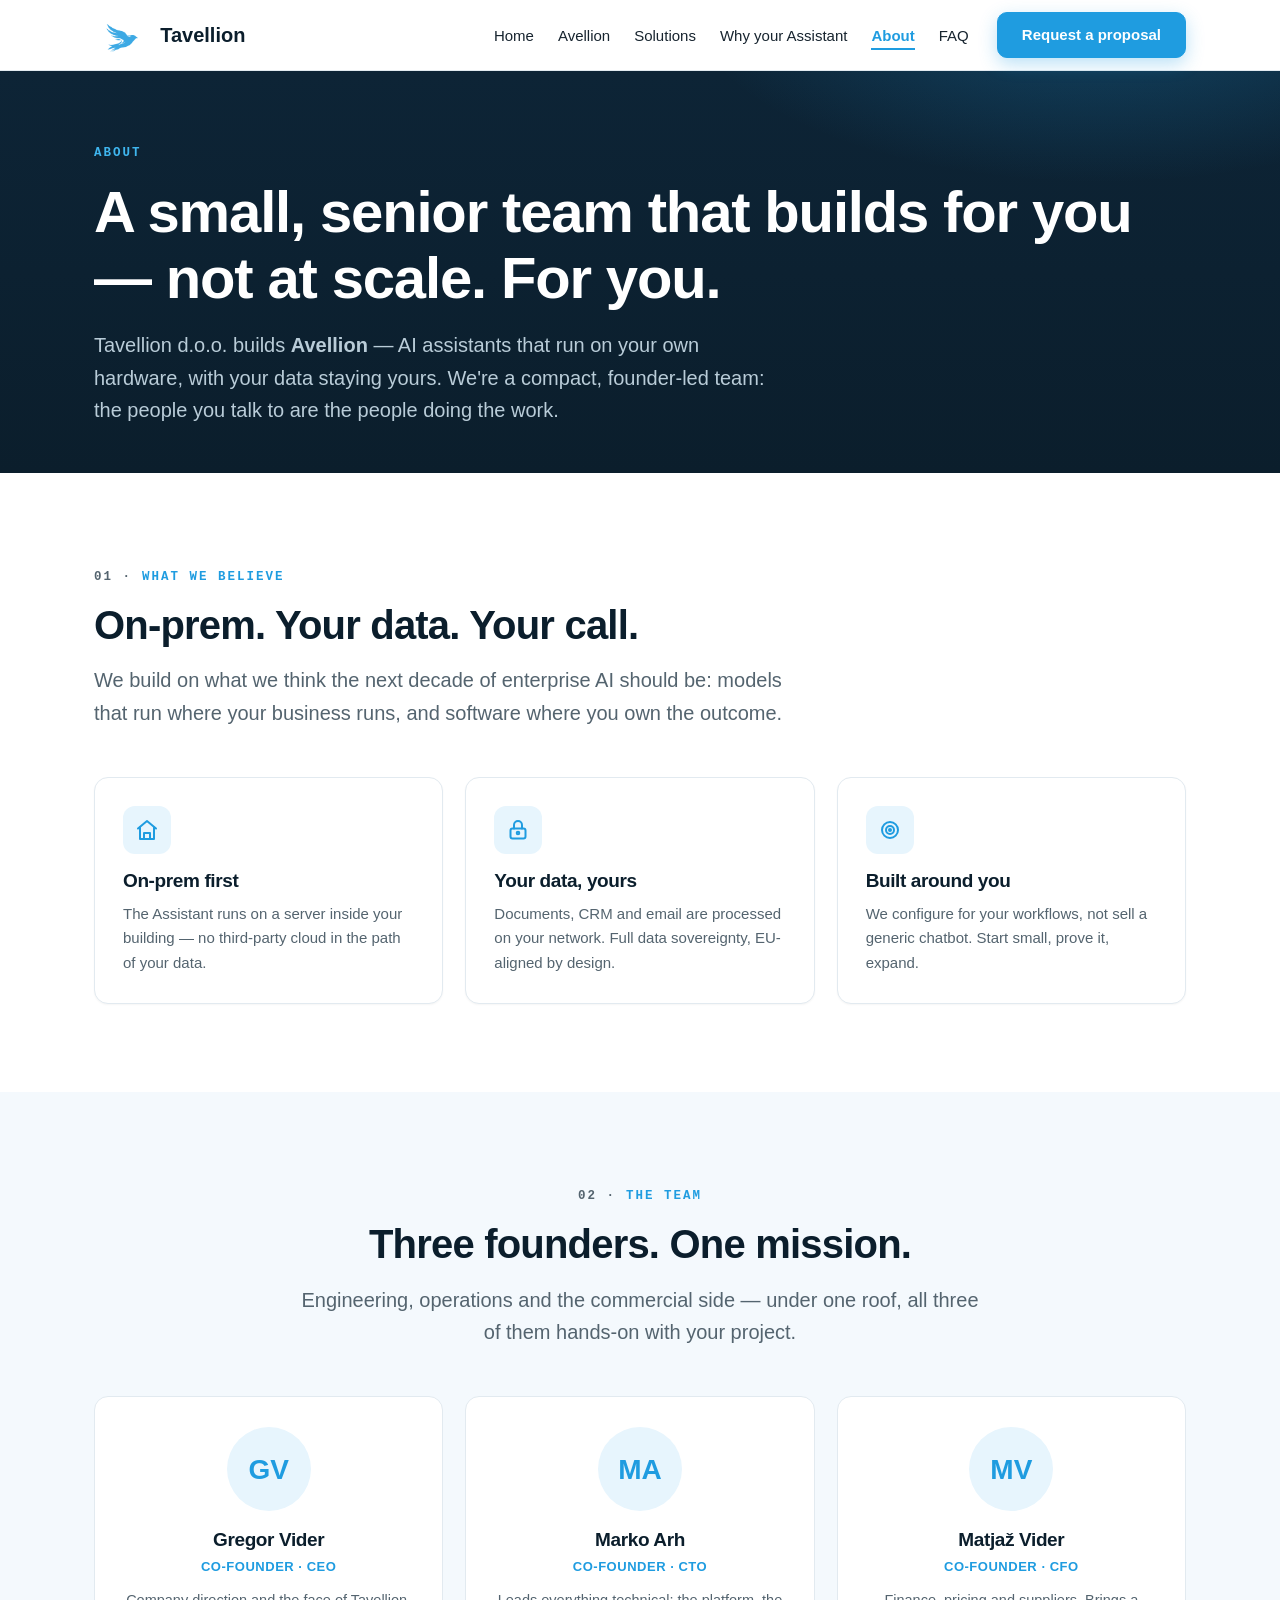
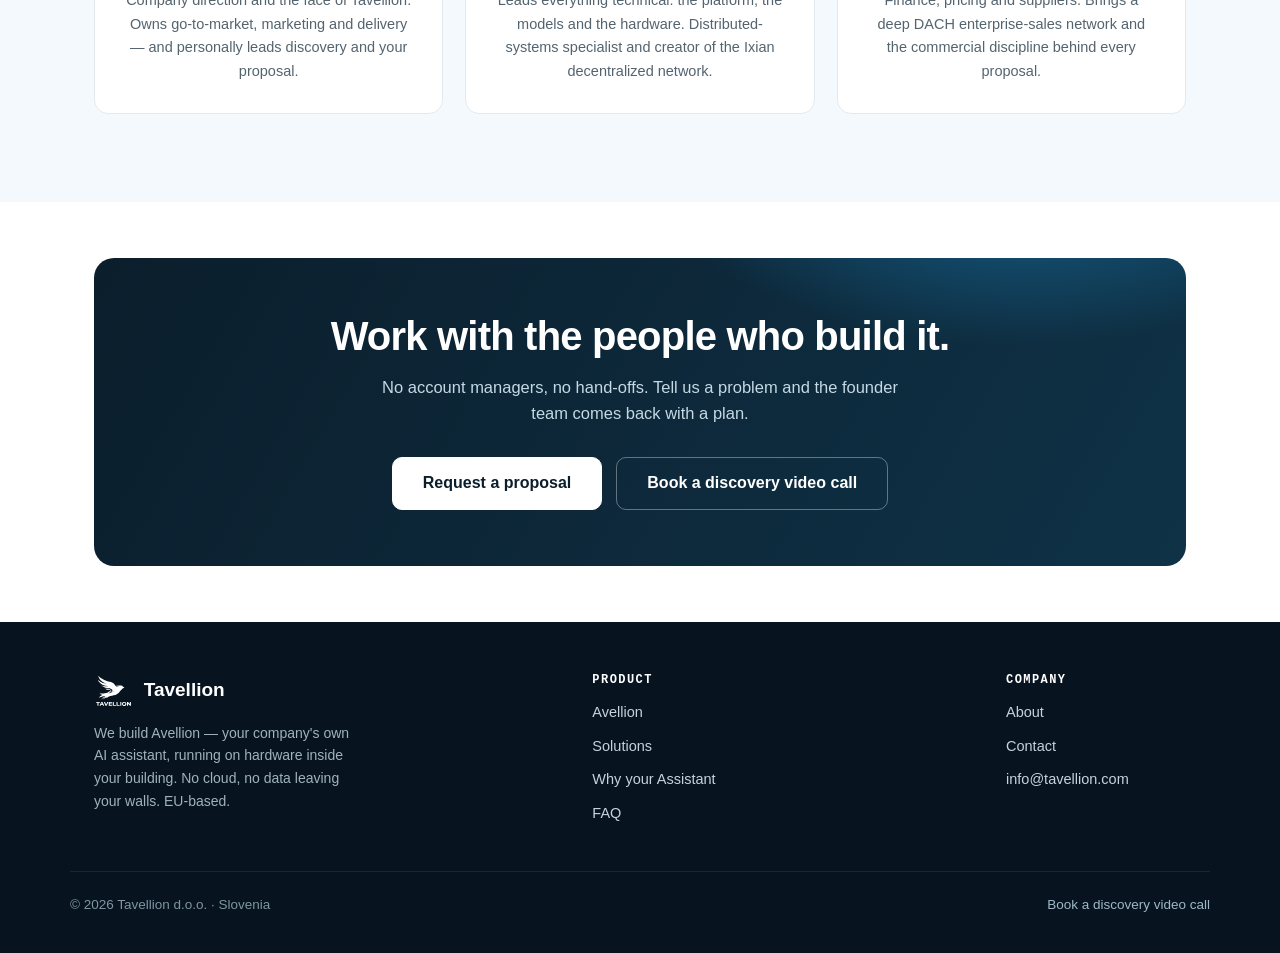
<file: about.html>
<!DOCTYPE html>
<html lang="en">
<head>
<!-- Google tag (gtag.js) -->
<script async src="https://www.googletagmanager.com/gtag/js?id=G-R1YQ14Q89W"></script>
<script>
  window.dataLayer = window.dataLayer || [];
  function gtag(){dataLayer.push(arguments);}
  gtag('js', new Date());
  gtag('config', 'G-R1YQ14Q89W');
</script>

<meta charset="utf-8">
<meta name="viewport" content="width=device-width,initial-scale=1">
<title>About | Tavellion</title>
<meta name="description" content="Tavellion d.o.o. is a small, senior, founder-led company building Avellion — on-premise AI assistants with your data staying yours. Meet the team: Gregor Vider, Marko Arh, Matjaž Vider.">
<link rel="icon" type="image/png" href="assets/icon.png">
<link rel="stylesheet" href="styles.css">
<noscript><style>.reveal,.diagram-wrap{opacity:1!important;transform:none!important}</style></noscript>
</head>
<body>
<a class="skip-link" href="#main">Skip to content</a>

<header class="site">
  <nav class="top" aria-label="Primary">
    <a class="brand" href="index.html"><img src="assets/logo-bird.png" alt="" width="38" height="40"><span class="word">Tavellion</span></a>
    <button class="nav-burger" aria-label="Menu" aria-expanded="false"><span></span><span></span><span></span></button>
    <ul id="navlist">
      <li><a href="index.html">Home</a></li>
      <li><a href="avellion.html">Avellion</a></li>
      <li><a href="solutions.html">Solutions</a></li>
      <li><a href="why-assistant.html">Why your Assistant</a></li>
      <li><a href="about.html" class="active">About</a></li>
      <li><a href="faq.html">FAQ</a></li>
    </ul>
    <a class="btn btn-primary nav-cta" href="contact.html">Request a proposal</a>
  </nav>
</header>

<main id="main">

<section class="pagehero">
  <div class="wrap">
    <div class="kicker">About</div>
    <h1>A small, senior team that builds for you — not at scale. For you.</h1>
    <p class="lede">Tavellion d.o.o. builds <b>Avellion</b> — AI assistants that run on your own hardware, with your data staying yours. We're a compact, founder-led team: the people you talk to are the people doing the work.</p>
  </div>
</section>

<!-- WHAT WE BELIEVE -->
<section>
  <div class="wrap">
    <div class="section-head">
      <div class="kicker"><span class="num">01 ·</span> What we believe</div>
      <h2>On-prem. Your data. Your call.</h2>
      <p class="lede">We build on what we think the next decade of enterprise AI should be: models that run where your business runs, and software where you own the outcome.</p>
    </div>
    <div class="grid grid-3">
      <div class="card reveal"><div class="ic"><svg viewBox="0 0 24 24" fill="none" stroke="currentColor" stroke-width="2" stroke-linecap="round" stroke-linejoin="round"><path d="M3 10.5 12 3l9 7.5"/><path d="M5 9.5V21h14V9.5"/><path d="M9 21v-6h6v6"/></svg></div><h3>On-prem first</h3><p>The Assistant runs on a server inside your building — no third-party cloud in the path of your data.</p></div>
      <div class="card reveal d1"><div class="ic"><svg viewBox="0 0 24 24" fill="none" stroke="currentColor" stroke-width="2" stroke-linecap="round" stroke-linejoin="round"><rect x="4.5" y="10.5" width="15" height="10" rx="2"/><path d="M8 10.5V7a4 4 0 0 1 8 0v3.5"/><circle cx="12" cy="15" r="1.3"/></svg></div><h3>Your data, yours</h3><p>Documents, CRM and email are processed on your network. Full data sovereignty, EU-aligned by design.</p></div>
      <div class="card reveal d2"><div class="ic"><svg viewBox="0 0 24 24" fill="none" stroke="currentColor" stroke-width="2" stroke-linecap="round" stroke-linejoin="round"><circle cx="12" cy="12" r="8"/><circle cx="12" cy="12" r="4"/><circle cx="12" cy="12" r="1" fill="currentColor"/></svg></div><h3>Built around you</h3><p>We configure for your workflows, not sell a generic chatbot. Start small, prove it, expand.</p></div>
    </div>
  </div>
</section>

<!-- TEAM -->
<section class="alt">
  <div class="wrap">
    <div class="section-head center">
      <div class="kicker"><span class="num">02 ·</span> The team</div>
      <h2>Three founders. One mission.</h2>
      <p class="lede" style="margin-left:auto;margin-right:auto">Engineering, operations and the commercial side — under one roof, all three of them hands-on with your project.</p>
    </div>
    <div class="team">
      <div class="member reveal">
        <div class="av" aria-hidden="true">GV</div>
        <h3>Gregor Vider</h3>
        <div class="role">Co-Founder · CEO</div>
        <p>Company direction and the face of Tavellion. Owns go-to-market, marketing and delivery — and personally leads discovery and your proposal.</p>
      </div>
      <div class="member reveal d1">
        <div class="av" aria-hidden="true">MA</div>
        <h3>Marko Arh</h3>
        <div class="role">Co-Founder · CTO</div>
        <p>Leads everything technical: the platform, the models and the hardware. Distributed-systems specialist and creator of the Ixian decentralized network.</p>
      </div>
      <div class="member reveal d2">
        <div class="av" aria-hidden="true">MV</div>
        <h3>Matjaž Vider</h3>
        <div class="role">Co-Founder · CFO</div>
        <p>Finance, pricing and suppliers. Brings a deep DACH enterprise-sales network and the commercial discipline behind every proposal.</p>
      </div>
    </div>
  </div>
</section>

<section class="tight">
  <div class="wrap">
    <div class="cta-band">
      <h2>Work with the people who build it.</h2>
      <p>No account managers, no hand-offs. Tell us a problem and the founder team comes back with a plan.</p>
      <div class="btn-row">
        <a class="btn btn-white btn-lg" href="contact.html">Request a proposal</a>
        <a class="btn btn-on-dark btn-lg" href="mailto:info@tavellion.com?subject=Discovery%20video%20call">Book a discovery video call</a>
      </div>
    </div>
  </div>
</section>

</main>

<footer class="site">
  <div class="wrap">
    <div class="fcol" style="max-width:320px">
      <div class="fbrand"><img src="assets/logo-white.svg" alt="" width="34" height="30"><span class="word">Tavellion</span></div>
      <p style="color:#9fb2bd;font-size:14px;max-width:34ch">We build Avellion — your company's own AI assistant, running on hardware inside your building. No cloud, no data leaving your walls. EU-based.</p>
    </div>
    <div class="fcol"><h4>Product</h4><a href="avellion.html">Avellion</a><a href="solutions.html">Solutions</a><a href="why-assistant.html">Why your Assistant</a><a href="faq.html">FAQ</a></div>
    <div class="fcol"><h4>Company</h4><a href="about.html">About</a><a href="contact.html">Contact</a><a href="mailto:info@tavellion.com">info@tavellion.com</a></div>
  </div>
  <div class="legal"><span>© 2026 Tavellion d.o.o. · Slovenia</span><a href="mailto:info@tavellion.com?subject=Discovery%20video%20call">Book a discovery video call</a></div>
</footer>

<script src="assets/site.js" defer></script>
</body>
</html>
</file>
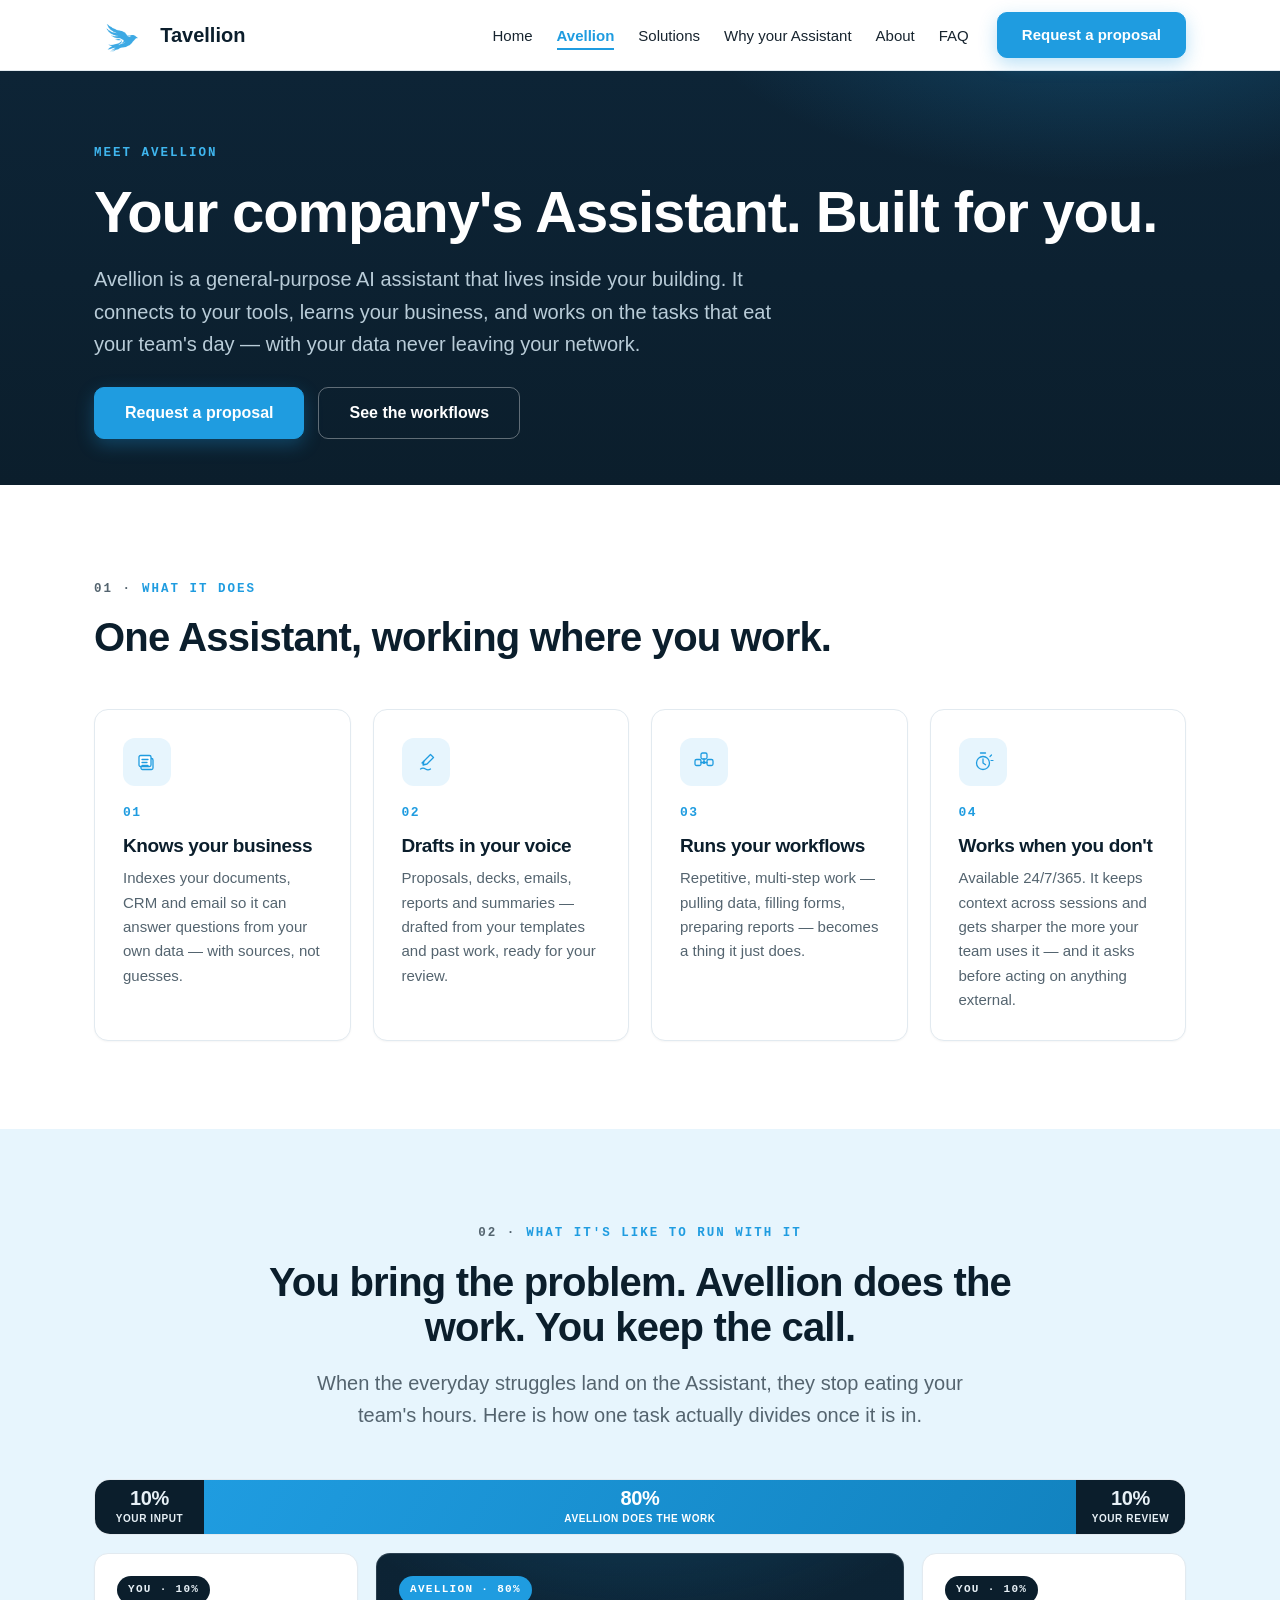
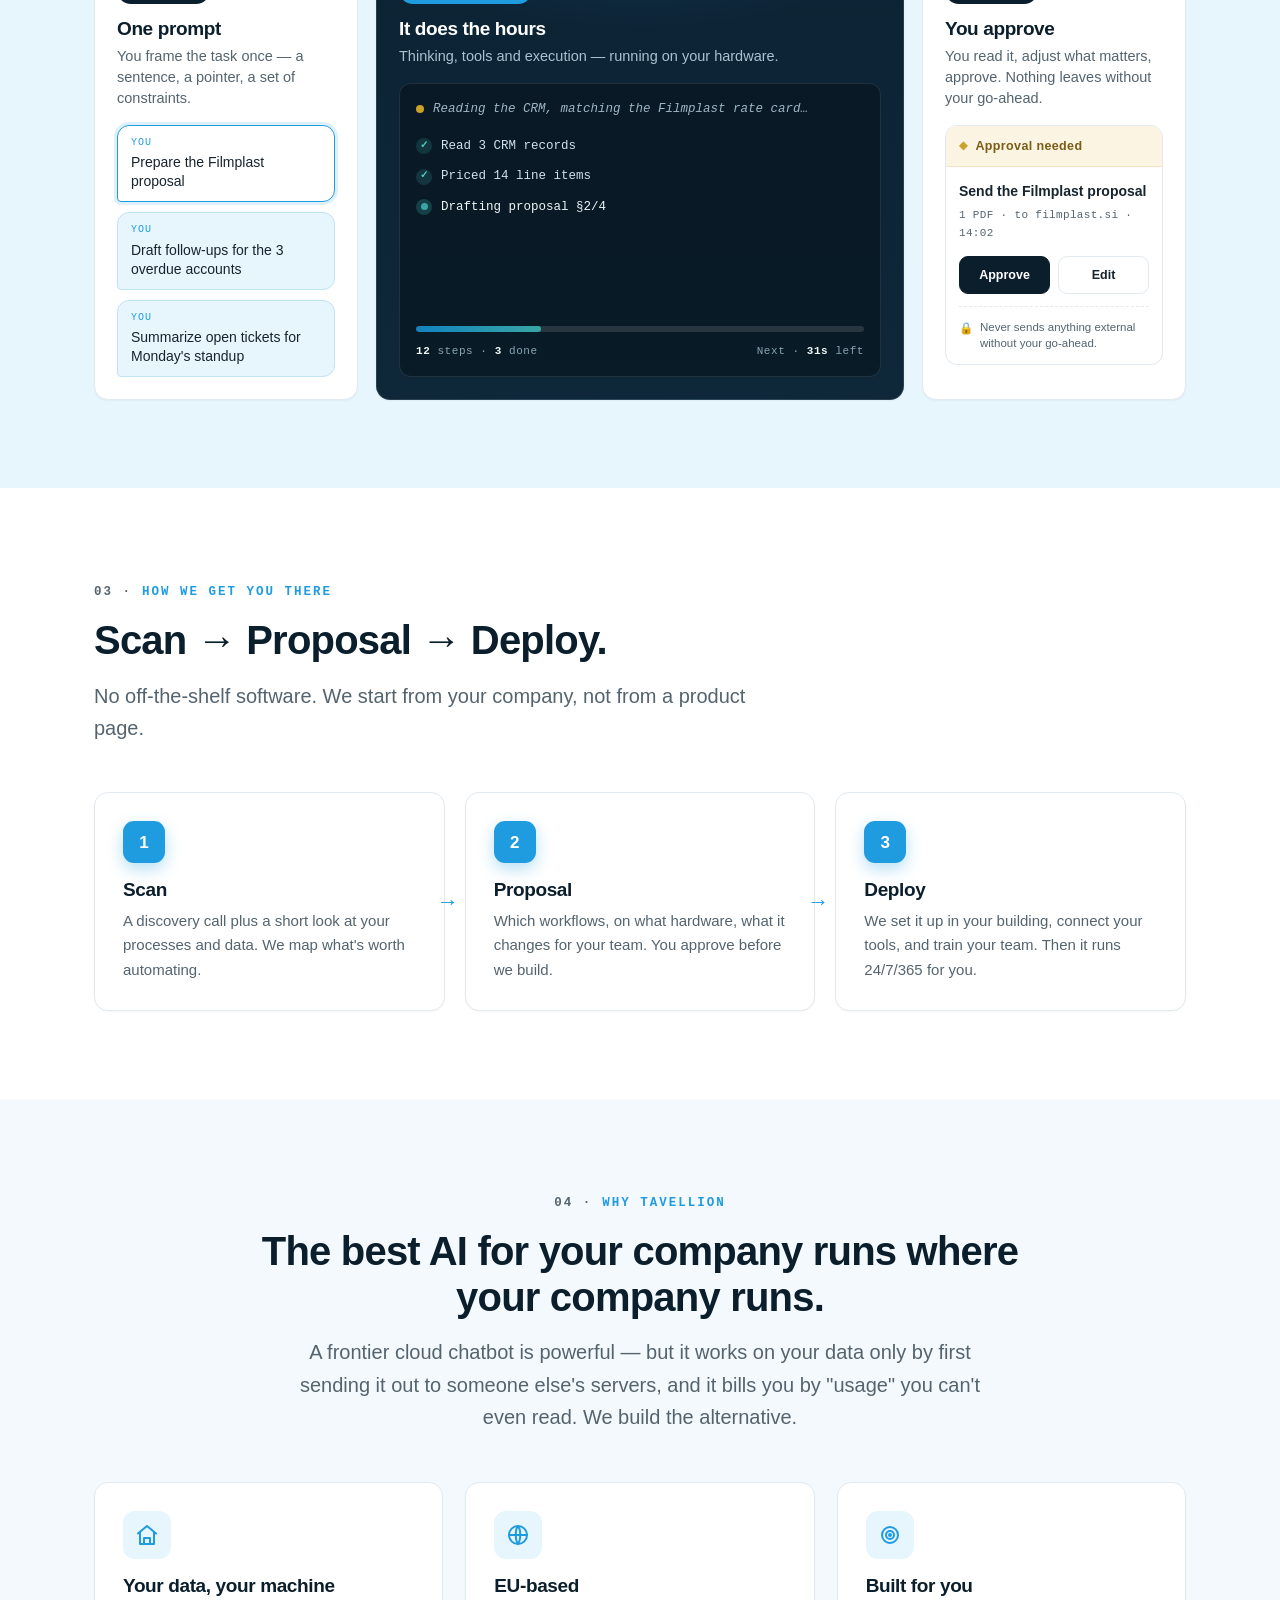
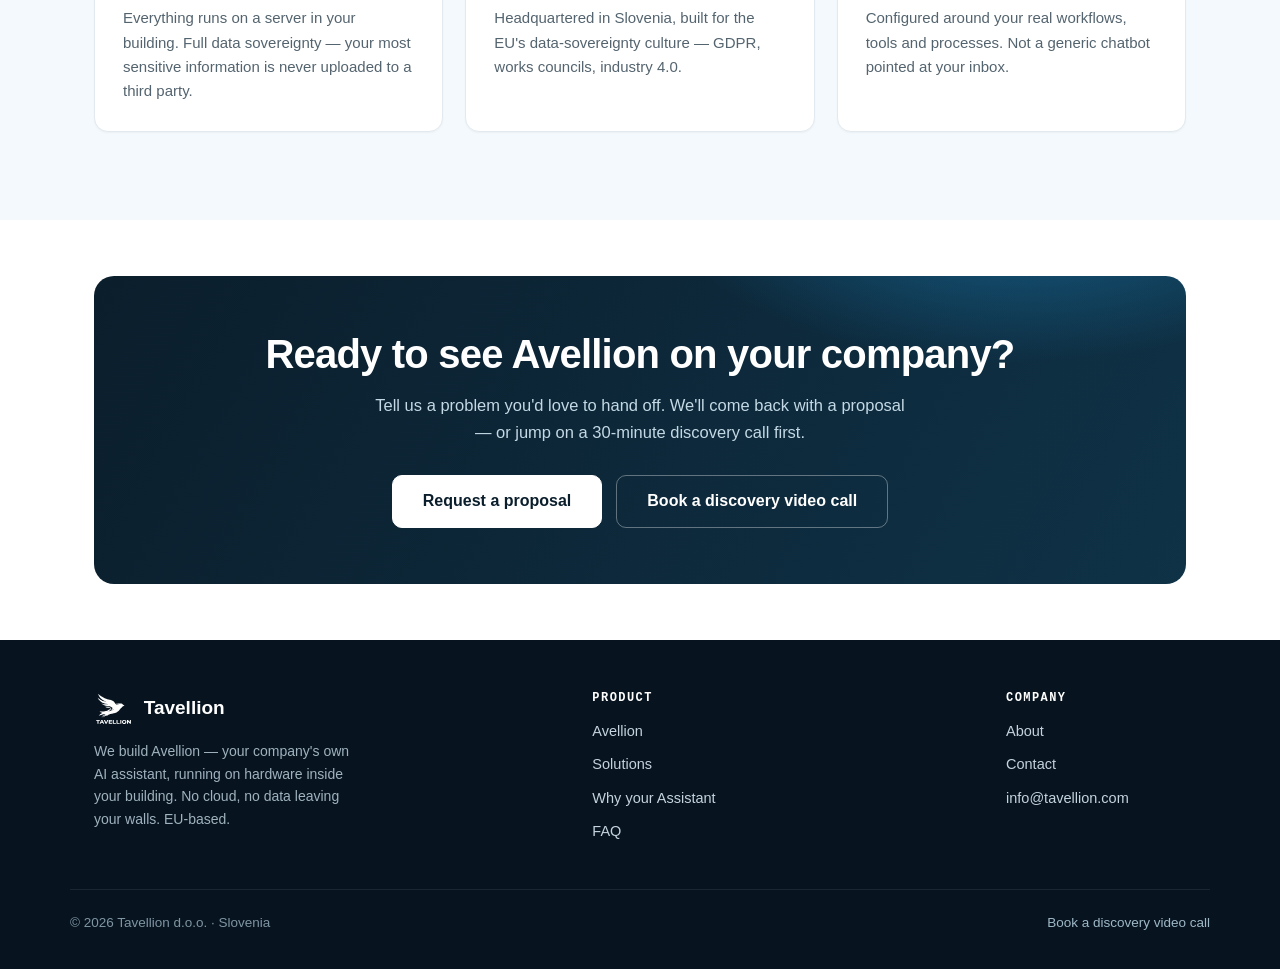
<file: avellion.html>
<!DOCTYPE html>
<html lang="en">
<head>
<!-- Google tag (gtag.js) -->
<script async src="https://www.googletagmanager.com/gtag/js?id=G-R1YQ14Q89W"></script>
<script>
  window.dataLayer = window.dataLayer || [];
  function gtag(){dataLayer.push(arguments);}
  gtag('js', new Date());
  gtag('config', 'G-R1YQ14Q89W');
</script>

<meta charset="utf-8">
<meta name="viewport" content="width=device-width,initial-scale=1">
<title>Avellion — your company's Assistant | Tavellion</title>
<meta name="description" content="Avellion is your company's own AI assistant, running on hardware inside your building. Data stays with you. Built by Tavellion.">
<link rel="icon" type="image/png" href="assets/icon.png">
<link rel="stylesheet" href="styles.css">
<noscript><style>.reveal,.diagram-wrap{opacity:1!important;transform:none!important}</style></noscript>
</head>
<body>
<a class="skip-link" href="#main">Skip to content</a>

<header class="site">
  <nav class="top" aria-label="Primary">
    <a class="brand" href="index.html"><img src="assets/logo-bird.png" alt="" width="38" height="40"><span class="word">Tavellion</span></a>
    <button class="nav-burger" aria-label="Menu" aria-expanded="false"><span></span><span></span><span></span></button>
    <ul id="navlist">
      <li><a href="index.html">Home</a></li>
      <li><a href="avellion.html" class="active">Avellion</a></li>
      <li><a href="solutions.html">Solutions</a></li>
      <li><a href="why-assistant.html">Why your Assistant</a></li>
      <li><a href="about.html">About</a></li>
      <li><a href="faq.html">FAQ</a></li>
    </ul>
    <a class="btn btn-primary nav-cta" href="contact.html">Request a proposal</a>
  </nav>
</header>

<main id="main">

<section class="pagehero">
  <div class="wrap">
    <div class="kicker">Meet Avellion</div>
    <h1>Your company's Assistant. Built for you.</h1>
    <p class="lede">Avellion is a general-purpose AI assistant that lives inside your building. It connects to your tools, learns your business, and works on the tasks that eat your team's day — with your data never leaving your network.</p>
    <div class="btn-row">
      <a class="btn btn-primary btn-lg" href="contact.html">Request a proposal</a>
      <a class="btn btn-on-dark btn-lg" href="solutions.html">See the workflows</a>
    </div>
  </div>
</section>

<!-- WHAT IT DOES -->
<section>
  <div class="wrap">
    <div class="section-head">
      <div class="kicker"><span class="num">01 ·</span> What it does</div>
      <h2>One Assistant, working where you work.</h2>
    </div>
    <div class="grid grid-4">
      <div class="card reveal"><div class="ic"><svg viewBox="0 0 48 48" fill="none" class="nic">
            <rect x="12" y="17" width="24" height="22" rx="3" stroke="currentColor" stroke-width="2.6" stroke-linejoin="round"/>
            <rect x="8" y="11" width="24" height="22" rx="3" fill="#fff" stroke="currentColor" stroke-width="2.6" stroke-linejoin="round"/>
            <path d="M14 19h12" stroke="currentColor" stroke-width="2.6" stroke-linecap="round"/>
            <path d="M14 25h10" stroke="currentColor" stroke-width="2.6" stroke-linecap="round"/>
            <path d="M14 31h12" stroke="currentColor" stroke-width="2.6" stroke-linecap="round"/>
          </svg></div><div class="idx">01</div><h3>Knows your business</h3><p>Indexes your documents, CRM and email so it can answer questions from your own data — with sources, not guesses.</p></div>
      <div class="card reveal d1"><div class="ic"><svg viewBox="0 0 48 48" fill="none" class="nic">
            <path d="M33 9 20 22l-2 8 8-2L39 15z" stroke="currentColor" stroke-width="2.6" stroke-linejoin="round"/>
            <path d="M20 22l-4 4 3 1 1 3" stroke="currentColor" stroke-width="2.6" stroke-linejoin="round"/>
            <path d="M13 38c3-2 7-2 10 0s7 2 10 0" stroke="currentColor" stroke-width="2.6" stroke-linecap="round"/>
          </svg></div><div class="idx">02</div><h3>Drafts in your voice</h3><p>Proposals, decks, emails, reports and summaries — drafted from your templates and past work, ready for your review.</p></div>
      <div class="card reveal d2"><div class="ic"><svg viewBox="0 0 48 48" fill="none" class="nic">
            <rect x="6" y="19" width="12" height="12" rx="3" stroke="currentColor" stroke-width="2.6" stroke-linejoin="round"/>
            <rect x="30" y="19" width="12" height="12" rx="3" stroke="currentColor" stroke-width="2.6" stroke-linejoin="round"/>
            <rect x="18" y="6" width="12" height="12" rx="3" stroke="currentColor" stroke-width="2.6" stroke-linejoin="round"/>
            <path d="M18 25h12M24 18v7" stroke="currentColor" stroke-width="2.6" stroke-linecap="round"/>
            <circle cx="24" cy="25" r="3" fill="currentColor"/>
          </svg></div><div class="idx">03</div><h3>Runs your workflows</h3><p>Repetitive, multi-step work — pulling data, filling forms, preparing reports — becomes a thing it just does.</p></div>
      <div class="card reveal d3"><div class="ic"><svg viewBox="0 0 48 48" fill="none" class="nic">
            <circle cx="24" cy="26" r="13" stroke="currentColor" stroke-width="2.6"/>
            <path d="M24 18v8l5 3.5" stroke="currentColor" stroke-width="2.6" stroke-linecap="round" stroke-linejoin="round"/>
            <path d="M19 6h10" stroke="currentColor" stroke-width="2.6" stroke-linecap="round"/>
            <path d="M38 13l3-3M40 21h4" stroke="currentColor" stroke-width="2.4" stroke-linecap="round"/>
          </svg></div><div class="idx">04</div><h3>Works when you don't</h3><p>Available 24/7/365. It keeps context across sessions and gets sharper the more your team uses it — and it asks before acting on anything external.</p></div>
    </div>
  </div>
</section>

<!-- WORK DIVIDE -->
<section class="tinted">
  <div class="wrap">
    <div class="section-head center">
      <div class="kicker"><span class="num">02 ·</span> What it's like to run with it</div>
      <h2>You bring the problem. Avellion does the work. You keep the call.</h2>
      <p class="lede" style="margin-left:auto;margin-right:auto">When the everyday struggles land on the Assistant, they stop eating your team's hours. Here is how one task actually divides once it is in.</p>
    </div>
    <div class="divide">
      <div class="share slim" role="img" aria-label="Work split: 10 percent your input, 80 percent Avellion does the work, 10 percent your review and approval">
        <div class="seg s10"><span class="num">10%</span><span class="tag">Your input</span></div>
        <div class="seg s80"><span class="num">80%</span><span class="tag">Avellion does the work</span></div>
        <div class="seg s10"><span class="num">10%</span><span class="tag">Your review</span></div>
      </div>
      <div class="stages">
        <div class="stage you d1">
          <span class="chip">You &middot; 10%</span>
          <h3>One prompt</h3>
          <p class="sub">You frame the task once &mdash; a sentence, a pointer, a set of constraints.</p>
          <div class="prompts">
            <div class="prompt active"><span class="who">You</span>Prepare the Filmplast proposal</div>
            <div class="prompt"><span class="who">You</span>Draft follow-ups for the 3 overdue accounts</div>
            <div class="prompt"><span class="who">You</span>Summarize open tickets for Monday's standup</div>
          </div>
        </div>
        <div class="stage mid d2">
          <span class="chip">Avellion &middot; 80%</span>
          <h3>It does the hours</h3>
          <p class="sub">Thinking, tools and execution &mdash; running on your hardware.</p>
          <div class="console">
            <div class="think"><span class="d"></span>Reading the CRM, matching the Filmplast rate card&hellip;</div>
            <div class="cstep done"><span class="ck">&#10003;</span>Read 3 CRM records</div>
            <div class="cstep done"><span class="ck">&#10003;</span>Priced 14 line items</div>
            <div class="cstep live"><span class="ck"></span>Drafting proposal &sect;2/4</div>
            <div class="cbar"><i></i></div>
            <div class="crail"><span><b>12</b> steps &middot; <b>3</b> done</span><span>Next &middot; <b>31s</b> left</span></div>
          </div>
        </div>
        <div class="stage you d3">
          <span class="chip">You &middot; 10%</span>
          <h3>You approve</h3>
          <p class="sub">You read it, adjust what matters, approve. Nothing leaves without your go-ahead.</p>
          <div class="approval">
            <div class="ah"><span class="g">&#9670;</span>Approval needed</div>
            <div class="ab">
              <div class="t">Send the Filmplast proposal</div>
              <div class="m">1 PDF &middot; to filmplast.si &middot; 14:02</div>
              <div class="acts">
                <span class="btn-mini ok">Approve</span>
                <span class="btn-mini">Edit</span>
              </div>
              <div class="lock"><span class="lk">&#128274;</span>Never sends anything external without your go-ahead.</div>
            </div>
          </div>
        </div>
      </div>
    </div>
  </div>
</section>

<!-- HOW WE GET YOU THERE -->
<section>
  <div class="wrap">
    <div class="section-head">
      <div class="kicker"><span class="num">03 ·</span> How we get you there</div>
      <h2>Scan → Proposal → Deploy.</h2>
      <p class="lede">No off-the-shelf software. We start from your company, not from a product page.</p>
    </div>
    <div class="steps">
      <div class="step reveal"><div class="n">1</div><h3>Scan</h3><p>A discovery call plus a short look at your processes and data. We map what's worth automating.</p></div>
      <div class="step reveal d1"><div class="n">2</div><h3>Proposal</h3><p>Which workflows, on what hardware, what it changes for your team. You approve before we build.</p></div>
      <div class="step reveal d2"><div class="n">3</div><h3>Deploy</h3><p>We set it up in your building, connect your tools, and train your team. Then it runs 24/7/365 for you.</p></div>
    </div>
  </div>
</section>

<!-- WHY US -->
<section class="alt">
  <div class="wrap">
    <div class="section-head center">
      <div class="kicker"><span class="num">04 ·</span> Why Tavellion</div>
      <h2>The best AI for your company runs where your company runs.</h2>
      <p class="lede" style="margin-left:auto;margin-right:auto">A frontier cloud chatbot is powerful — but it works on your data only by first sending it out to someone else's servers, and it bills you by "usage" you can't even read. We build the alternative.</p>
    </div>
    <div class="grid grid-3">
      <div class="card reveal"><div class="ic"><svg viewBox="0 0 24 24" fill="none" stroke="currentColor" stroke-width="2" stroke-linecap="round" stroke-linejoin="round"><path d="M3 10.5 12 3l9 7.5"/><path d="M5 9.5V21h14V9.5"/><path d="M9 21v-6h6v6"/></svg></div><h3>Your data, your machine</h3><p>Everything runs on a server in your building. Full data sovereignty — your most sensitive information is never uploaded to a third party.</p></div>
      <div class="card reveal d1"><div class="ic"><svg viewBox="0 0 24 24" fill="none" stroke="currentColor" stroke-width="2" stroke-linecap="round" stroke-linejoin="round"><circle cx="12" cy="12" r="9"/><path d="M3 12h18"/><path d="M12 3c3 3.5 3 14 0 18M12 3c-3 3.5-3 14 0 18"/></svg></div><h3>EU-based</h3><p>Headquartered in Slovenia, built for the EU's data-sovereignty culture — GDPR, works councils, industry 4.0.</p></div>
      <div class="card reveal d2"><div class="ic"><svg viewBox="0 0 24 24" fill="none" stroke="currentColor" stroke-width="2" stroke-linecap="round" stroke-linejoin="round"><circle cx="12" cy="12" r="8"/><circle cx="12" cy="12" r="4"/><circle cx="12" cy="12" r="1" fill="currentColor"/></svg></div><h3>Built for you</h3><p>Configured around your real workflows, tools and processes. Not a generic chatbot pointed at your inbox.</p></div>
    </div>
  </div>
</section>

<section class="tight">
  <div class="wrap">
    <div class="cta-band">
      <h2>Ready to see Avellion on your company?</h2>
      <p>Tell us a problem you'd love to hand off. We'll come back with a proposal — or jump on a 30-minute discovery call first.</p>
      <div class="btn-row">
        <a class="btn btn-white btn-lg" href="contact.html">Request a proposal</a>
        <a class="btn btn-on-dark btn-lg" href="mailto:info@tavellion.com?subject=Discovery%20video%20call">Book a discovery video call</a>
      </div>
    </div>
  </div>
</section>

</main>

<footer class="site">
  <div class="wrap">
    <div class="fcol" style="max-width:320px">
      <div class="fbrand"><img src="assets/logo-white.svg" alt="" width="34" height="30"><span class="word">Tavellion</span></div>
      <p style="color:#9fb2bd;font-size:14px;max-width:34ch">We build Avellion — your company's own AI assistant, running on hardware inside your building. No cloud, no data leaving your walls. EU-based.</p>
    </div>
    <div class="fcol"><h4>Product</h4><a href="avellion.html">Avellion</a><a href="solutions.html">Solutions</a><a href="why-assistant.html">Why your Assistant</a><a href="faq.html">FAQ</a></div>
    <div class="fcol"><h4>Company</h4><a href="about.html">About</a><a href="contact.html">Contact</a><a href="mailto:info@tavellion.com">info@tavellion.com</a></div>
  </div>
  <div class="legal"><span>© 2026 Tavellion d.o.o. · Slovenia</span><a href="mailto:info@tavellion.com?subject=Discovery%20video%20call">Book a discovery video call</a></div>
</footer>

<script src="assets/site.js" defer></script>
</body>
</html>
</file>
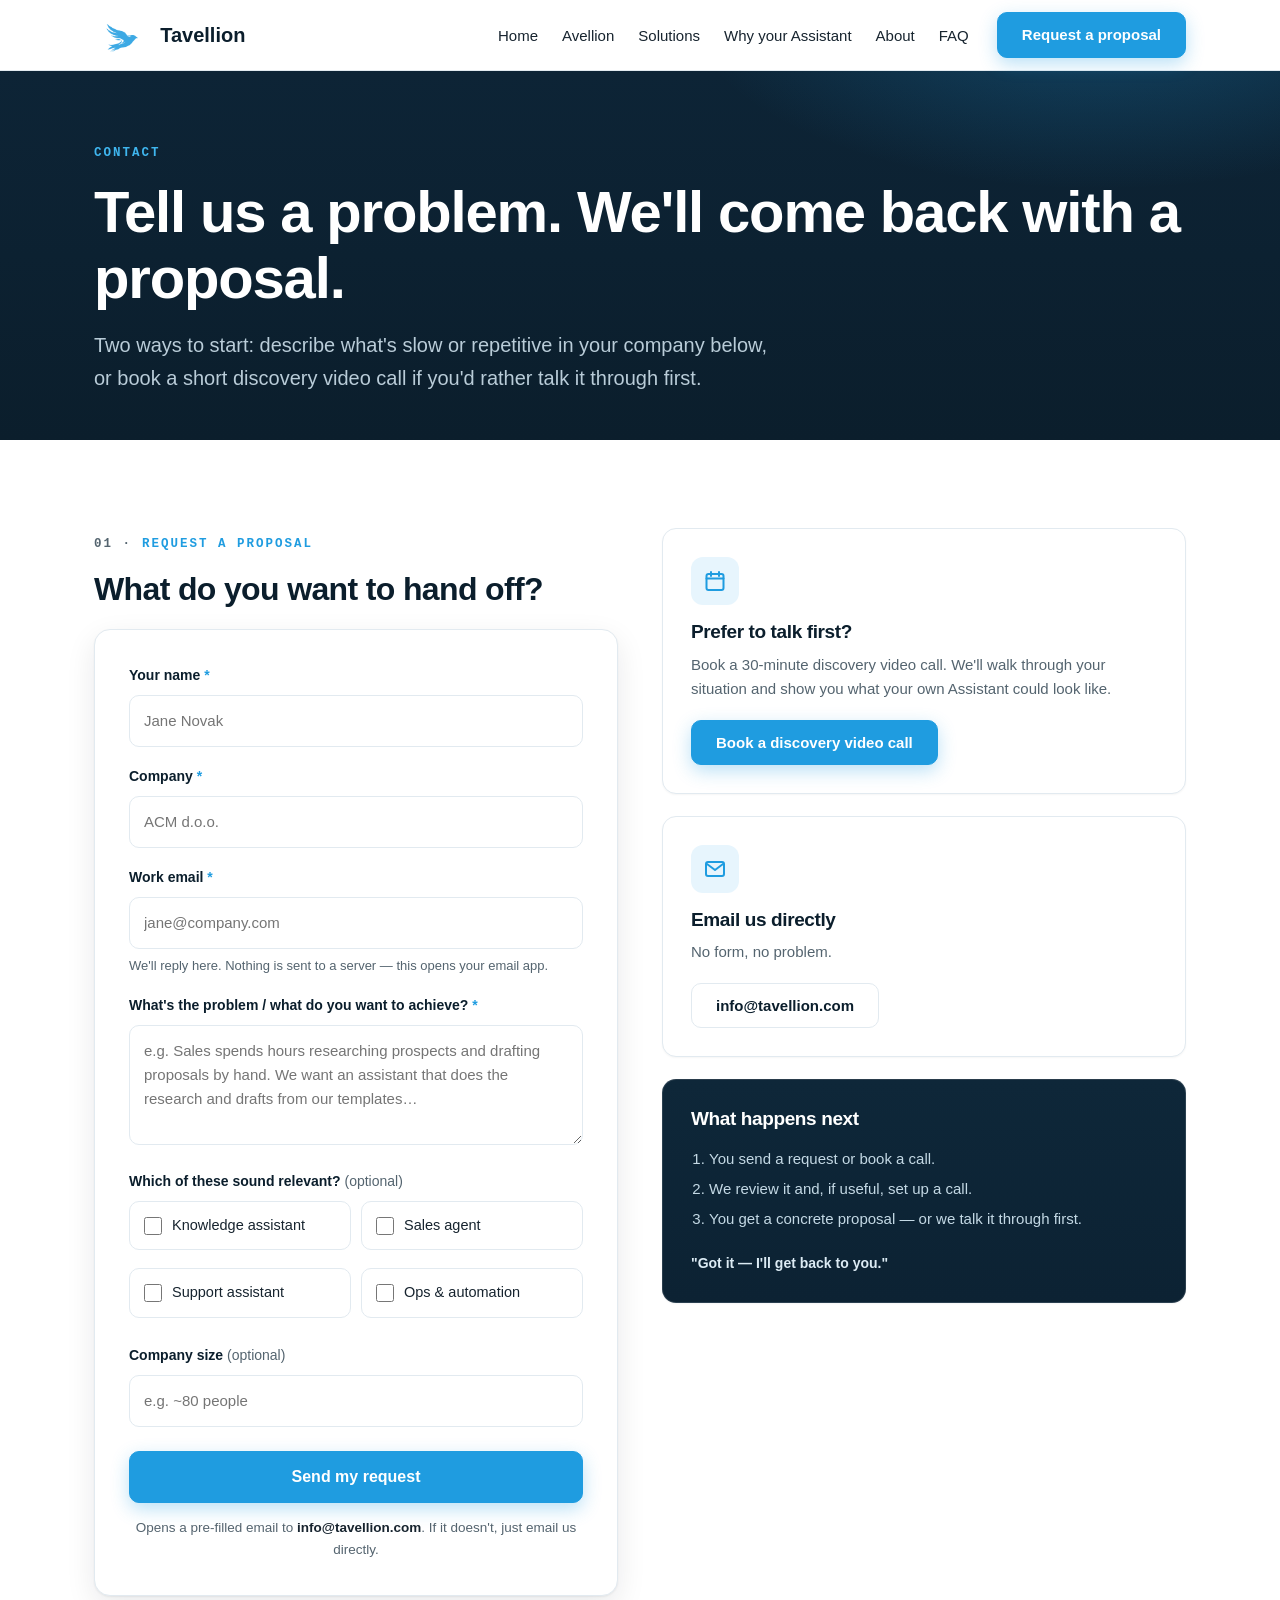
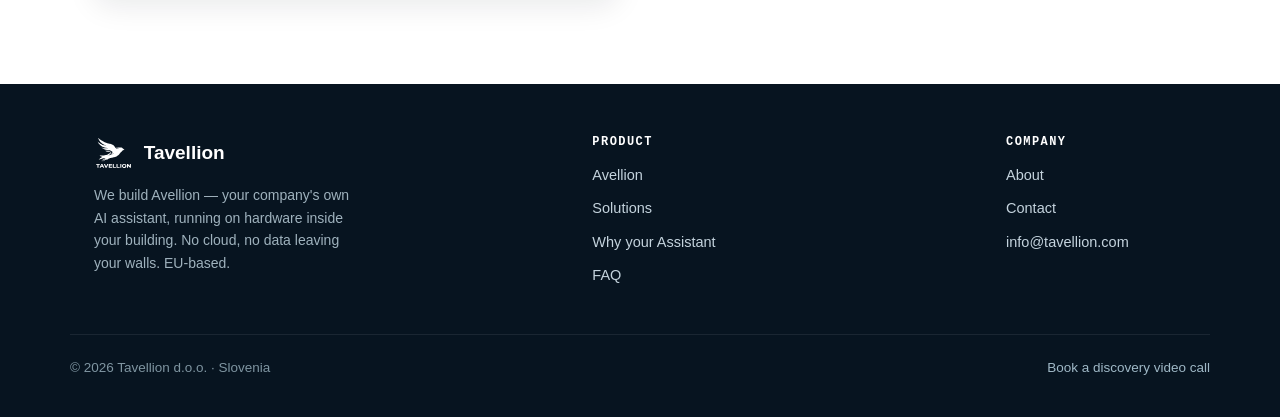
<file: contact.html>
<!DOCTYPE html>
<html lang="en">
<head>
<!-- Google tag (gtag.js) -->
<script async src="https://www.googletagmanager.com/gtag/js?id=G-R1YQ14Q89W"></script>
<script>
  window.dataLayer = window.dataLayer || [];
  function gtag(){dataLayer.push(arguments);}
  gtag('js', new Date());
  gtag('config', 'G-R1YQ14Q89W');
</script>

<meta charset="utf-8">
<meta name="viewport" content="width=device-width,initial-scale=1">
<title>Contact — request a proposal | Tavellion</title>
<meta name="description" content="Tell us a problem you'd like to hand off and request a proposal from Tavellion, or book a discovery video call. Email info@tavellion.com.">
<link rel="icon" type="image/png" href="assets/icon.png">
<link rel="stylesheet" href="styles.css">
<noscript><style>.reveal,.diagram-wrap{opacity:1!important;transform:none!important}</style></noscript>
</head>
<body>
<a class="skip-link" href="#main">Skip to content</a>

<header class="site">
  <nav class="top" aria-label="Primary">
    <a class="brand" href="index.html"><img src="assets/logo-bird.png" alt="" width="38" height="40"><span class="word">Tavellion</span></a>
    <button class="nav-burger" aria-label="Menu" aria-expanded="false"><span></span><span></span><span></span></button>
    <ul id="navlist">
      <li><a href="index.html">Home</a></li>
      <li><a href="avellion.html">Avellion</a></li>
      <li><a href="solutions.html">Solutions</a></li>
      <li><a href="why-assistant.html">Why your Assistant</a></li>
      <li><a href="about.html">About</a></li>
      <li><a href="faq.html">FAQ</a></li>
    </ul>
    <a class="btn btn-primary nav-cta" href="contact.html">Request a proposal</a>
  </nav>
</header>

<main id="main">

<section class="pagehero">
  <div class="wrap">
    <div class="kicker">Contact</div>
    <h1>Tell us a problem. We'll come back with a proposal.</h1>
    <p class="lede">Two ways to start: describe what's slow or repetitive in your company below, or book a short discovery video call if you'd rather talk it through first.</p>
  </div>
</section>

<section>
  <div class="wrap grid grid-2" style="gap:44px;align-items:start">
    <div>
      <div class="kicker"><span class="num">01 ·</span> Request a proposal</div>
      <h2 style="font-size:clamp(24px,3vw,32px);margin-bottom:22px">What do you want to hand off?</h2>
      <form id="proposal-form" class="form-wrap" novalidate>
        <div class="field">
          <label for="name">Your name <span class="req">*</span></label>
          <input type="text" id="name" name="name" required autocomplete="name" placeholder="Jane Novak">
        </div>
        <div class="field">
          <label for="company">Company <span class="req">*</span></label>
          <input type="text" id="company" name="company" required autocomplete="organization" placeholder="ACM d.o.o.">
        </div>
        <div class="field">
          <label for="email">Work email <span class="req">*</span></label>
          <input type="email" id="email" name="email" required autocomplete="email" placeholder="jane@company.com">
          <div class="hint">We'll reply here. Nothing is sent to a server — this opens your email app.</div>
        </div>
        <div class="field">
          <label for="problem">What's the problem / what do you want to achieve? <span class="req">*</span></label>
          <textarea id="problem" name="problem" required placeholder="e.g. Sales spends hours researching prospects and drafting proposals by hand. We want an assistant that does the research and drafts from our templates…"></textarea>
        </div>
        <div class="field">
          <label>Which of these sound relevant? <span style="font-weight:400;color:var(--mut)">(optional)</span></label>
          <div class="checks">
            <label><input type="checkbox" value="Knowledge assistant"> Knowledge assistant</label>
            <label><input type="checkbox" value="Sales agent"> Sales agent</label>
            <label><input type="checkbox" value="Support assistant"> Support assistant</label>
            <label><input type="checkbox" value="Ops &amp; automation"> Ops &amp; automation</label>
          </div>
        </div>
        <div class="field">
          <label for="size">Company size <span style="font-weight:400;color:var(--mut)">(optional)</span></label>
          <input type="text" id="size" name="size" placeholder="e.g. ~80 people">
        </div>
        <button type="submit" class="btn btn-primary btn-lg form-submit">Send my request</button>
        <p class="form-note">Opens a pre-filled email to <b>info@tavellion.com</b>. If it doesn't, just email us directly.</p>
      </form>
    </div>

    <div>
      <div class="grid grid-2" style="grid-template-columns:1fr">
        <div class="card reveal">
          <div class="ic"><svg viewBox="0 0 24 24" fill="none" stroke="currentColor" stroke-width="2" stroke-linecap="round" stroke-linejoin="round"><rect x="3.5" y="5" width="17" height="16" rx="2"/><path d="M3.5 9.5h17M8 3v4M16 3v4"/></svg></div>
          <h3>Prefer to talk first?</h3>
          <p>Book a 30-minute discovery video call. We'll walk through your situation and show you what your own Assistant could look like.</p>
          <div class="btn-row" style="margin-top:18px"><a class="btn btn-primary" href="mailto:info@tavellion.com?subject=Discovery%20video%20call">Book a discovery video call</a></div>
        </div>
        <div class="card reveal d1">
          <div class="ic"><svg viewBox="0 0 24 24" fill="none" stroke="currentColor" stroke-width="2" stroke-linecap="round" stroke-linejoin="round"><rect x="3" y="5" width="18" height="14" rx="2"/><path d="m4 7 8 6 8-6"/></svg></div>
          <h3>Email us directly</h3>
          <p>No form, no problem.</p>
          <div class="btn-row" style="margin-top:18px"><a class="btn btn-ghost" href="mailto:info@tavellion.com">info@tavellion.com</a></div>
        </div>
        <div class="card dark reveal d2">
          <h3 style="margin-bottom:14px">What happens next</h3>
          <ol style="margin-left:18px;color:#c4d9e5;font-size:15px;line-height:2">
            <li>You send a request or book a call.</li>
            <li>We review it and, if useful, set up a call.</li>
            <li>You get a concrete proposal — or we talk it through first.</li>
          </ol>
          <div style="margin-top:18px;display:flex;align-items:flex-end;gap:12px">
                        <span style="font-size:14px;font-weight:600;color:#dcebf4">"Got it — I'll get back to you."</span>
          </div>
        </div>
      </div>
    </div>
  </div>
</section>

</main>

<footer class="site">
  <div class="wrap">
    <div class="fcol" style="max-width:320px">
      <div class="fbrand"><img src="assets/logo-white.svg" alt="" width="34" height="30"><span class="word">Tavellion</span></div>
      <p style="color:#9fb2bd;font-size:14px;max-width:34ch">We build Avellion — your company's own AI assistant, running on hardware inside your building. No cloud, no data leaving your walls. EU-based.</p>
    </div>
    <div class="fcol"><h4>Product</h4><a href="avellion.html">Avellion</a><a href="solutions.html">Solutions</a><a href="why-assistant.html">Why your Assistant</a><a href="faq.html">FAQ</a></div>
    <div class="fcol"><h4>Company</h4><a href="about.html">About</a><a href="contact.html">Contact</a><a href="mailto:info@tavellion.com">info@tavellion.com</a></div>
  </div>
  <div class="legal"><span>© 2026 Tavellion d.o.o. · Slovenia</span><a href="mailto:info@tavellion.com?subject=Discovery%20video%20call">Book a discovery video call</a></div>
</footer>

<script src="assets/site.js" defer></script>
</body>
</html>
</file>
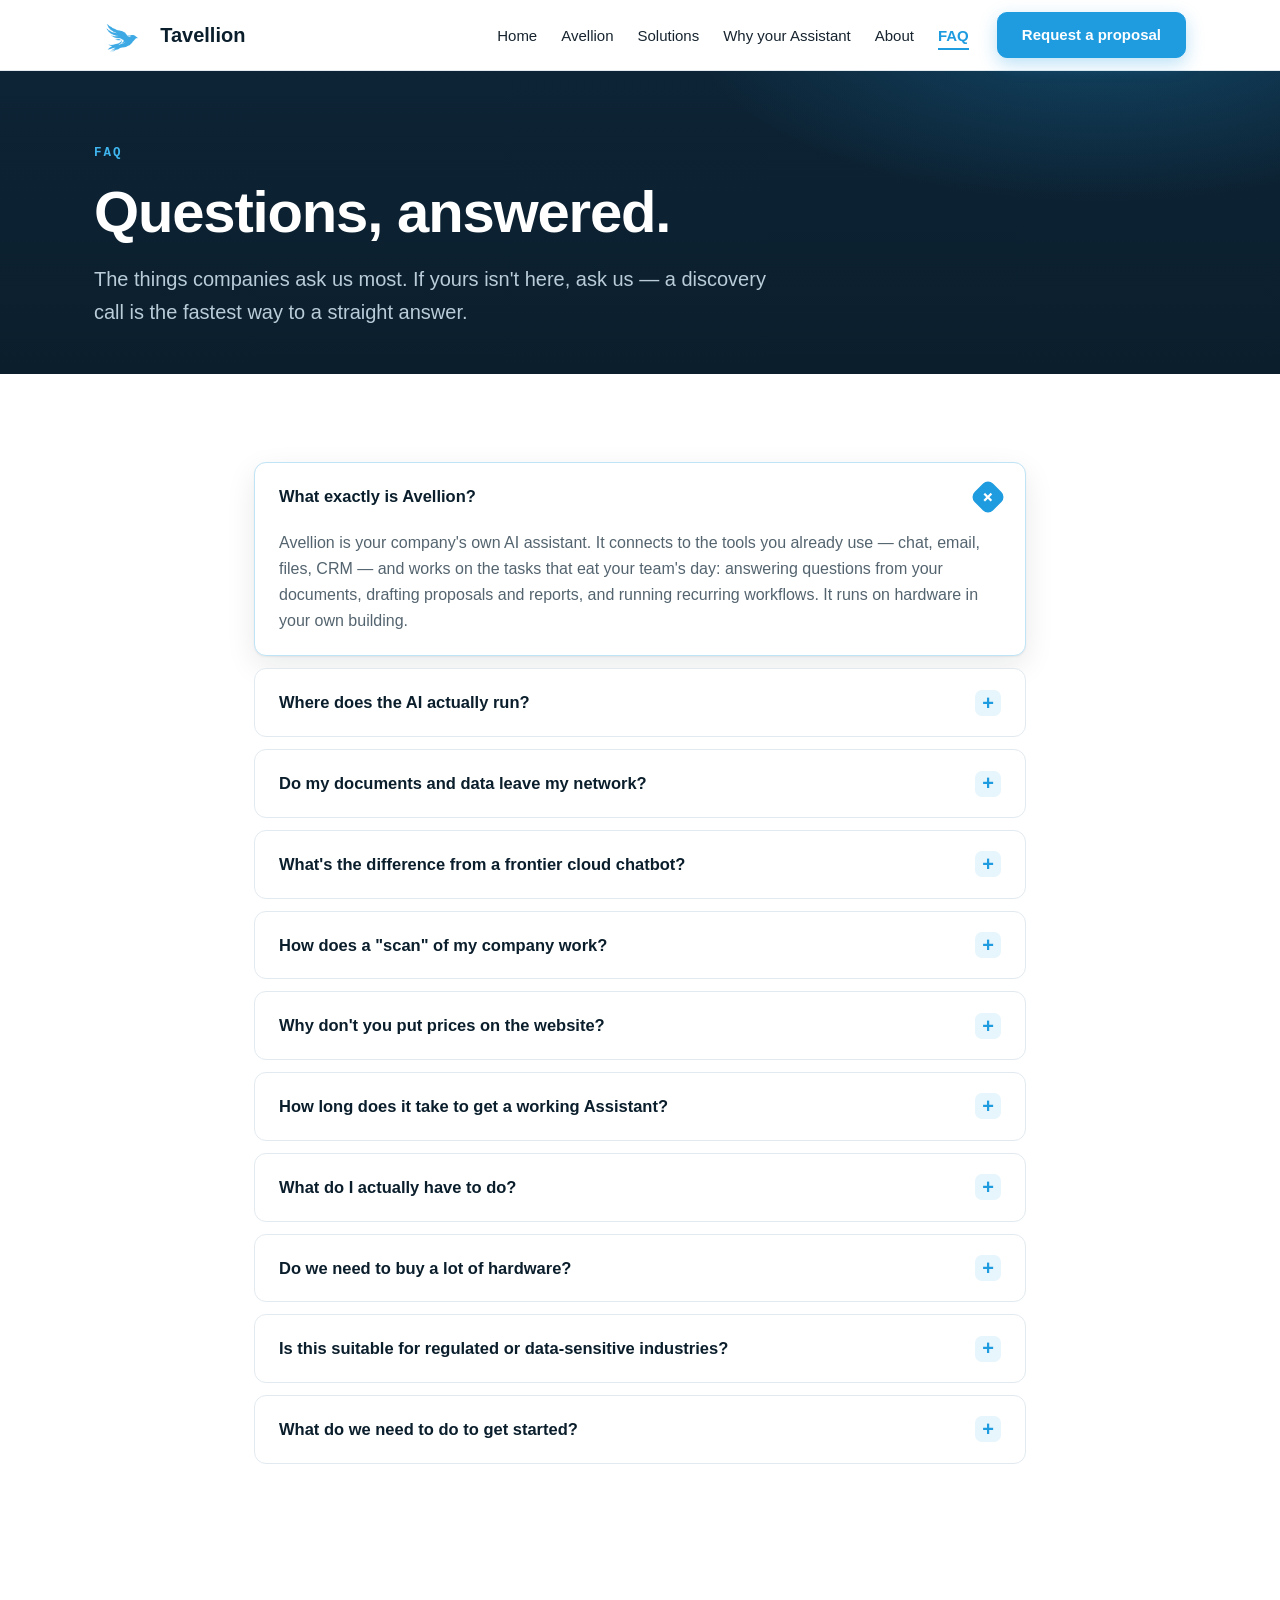
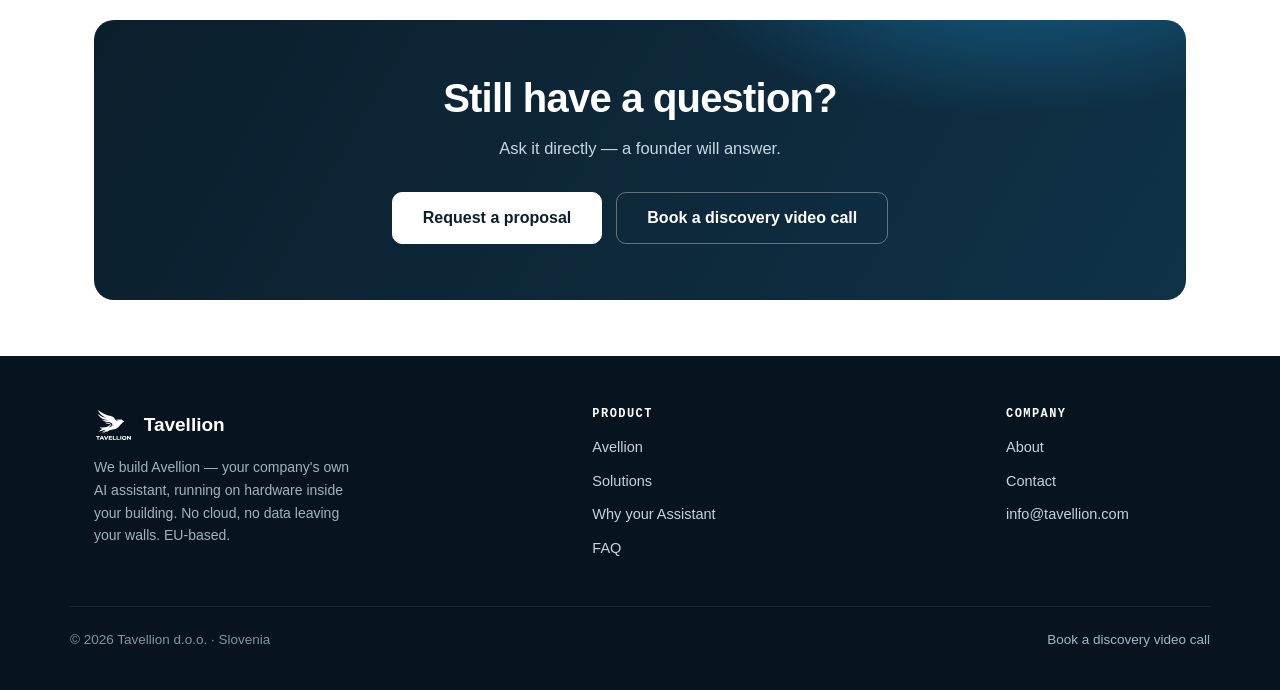
<file: faq.html>
<!DOCTYPE html>
<html lang="en">
<head>
<!-- Google tag (gtag.js) -->
<script async src="https://www.googletagmanager.com/gtag/js?id=G-R1YQ14Q89W"></script>
<script>
  window.dataLayer = window.dataLayer || [];
  function gtag(){dataLayer.push(arguments);}
  gtag('js', new Date());
  gtag('config', 'G-R1YQ14Q89W');
</script>

<meta charset="utf-8">
<meta name="viewport" content="width=device-width,initial-scale=1">
<title>FAQ | Tavellion</title>
<meta name="description" content="Frequently asked questions about Tavellion and Avellion: on-premise deployment, your data, the discovery scan, and getting started.">
<link rel="icon" type="image/png" href="assets/icon.png">
<link rel="stylesheet" href="styles.css">
<noscript><style>.reveal,.diagram-wrap{opacity:1!important;transform:none!important}</style></noscript>
</head>
<body>
<a class="skip-link" href="#main">Skip to content</a>

<header class="site">
  <nav class="top" aria-label="Primary">
    <a class="brand" href="index.html"><img src="assets/logo-bird.png" alt="" width="38" height="40"><span class="word">Tavellion</span></a>
    <button class="nav-burger" aria-label="Menu" aria-expanded="false"><span></span><span></span><span></span></button>
    <ul id="navlist">
      <li><a href="index.html">Home</a></li>
      <li><a href="avellion.html">Avellion</a></li>
      <li><a href="solutions.html">Solutions</a></li>
      <li><a href="why-assistant.html">Why your Assistant</a></li>
      <li><a href="about.html">About</a></li>
      <li><a href="faq.html" class="active">FAQ</a></li>
    </ul>
    <a class="btn btn-primary nav-cta" href="contact.html">Request a proposal</a>
  </nav>
</header>

<main id="main">

<section class="pagehero">
  <div class="wrap">
    <div class="kicker">FAQ</div>
    <h1>Questions, answered.</h1>
    <p class="lede">The things companies ask us most. If yours isn't here, ask us — a discovery call is the fastest way to a straight answer.</p>
  </div>
</section>

<section>
  <div class="wrap wrap-narrow">
    <details class="faq" open>
      <summary>What exactly is Avellion? <span class="pm">+</span></summary>
      <div class="a">Avellion is your company's own AI assistant. It connects to the tools you already use — chat, email, files, CRM — and works on the tasks that eat your team's day: answering questions from your documents, drafting proposals and reports, and running recurring workflows. It runs on hardware in your own building.</div>
    </details>

    <details class="faq">
      <summary>Where does the AI actually run? <span class="pm">+</span></summary>
      <div class="a">On a server inside your building, on your network. We set it up, connect it to your tools, and train your team. It is not a cloud service and not a third-party API.</div>
    </details>

    <details class="faq">
      <summary>Do my documents and data leave my network? <span class="pm">+</span></summary>
      <div class="a">No. That's the whole point. Processing happens on-prem, on models running on your hardware. Your contracts, customer data and financials are never uploaded to a frontier provider.</div>
    </details>

    <details class="faq">
      <summary>What's the difference from a frontier cloud chatbot? <span class="pm">+</span></summary>
      <div class="a">A frontier chatbot works on your data only by sending it out to someone else's servers first, and it bills you by "usage" — the more you use it, the more you pay, without a meter you can actually read. Avellion runs where your business runs, on a fixed cost, and is configured around your workflows rather than being a shared model pointed at your inbox.</div>
    </details>

    <details class="faq">
      <summary>How does a "scan" of my company work? <span class="pm">+</span></summary>
      <div class="a">It's a discovery call plus a short, structured look at your processes and data. We map what's repetitive, what's slow, and what's worth automating — then we come back with a concrete proposal. You approve it before we build anything. No obligation.</div>
    </details>

    <details class="faq">
      <summary>Why don't you put prices on the website? <span class="pm">+</span></summary>
      <div class="a">Because the right setup depends on your workflows, your data, and the hardware that fits your building. We'd rather give you a real number for your specific situation than a generic one. You get that in the proposal — or on a discovery call.</div>
    </details>

    <details class="faq">
      <summary>How long does it take to get a working Assistant? <span class="pm">+</span></summary>
      <div class="a">From scan to a working Assistant in weeks, not quarters. We usually start with the single workflow that hurts most, prove it, then expand.</div>
    </details>

    <details class="faq">
      <summary>What do I actually have to do? <span class="pm">+</span></summary>
      <div class="a">You frame the task and you approve the result. In practice: about 10% of the work is your input — the goal and the context. About 80% is Avellion doing the work on your hardware. The final 10% is your review and approval. It never sends anything external without your go-ahead.</div>
    </details>

    <details class="faq">
      <summary>Do we need to buy a lot of hardware? <span class="pm">+</span></summary>
      <div class="a">It depends on your scale and the data you're running. We scope the hardware to the job — enough to run the Assistant well, not a data-center. The proposal will tell you exactly what's needed and why.</div>
    </details>

    <details class="faq">
      <summary>Is this suitable for regulated or data-sensitive industries? <span class="pm">+</span></summary>
      <div class="a">Yes — it's designed for exactly that. On-prem is built for data-sovereignty requirements: GDPR, works councils, industry 4.0, and the regulated sectors that can't send data to a cloud API. Headquartered in Slovenia, we're EU-based by default.</div>
    </details>

    <details class="faq">
      <summary>What do we need to do to get started? <span class="pm">+</span></summary>
      <div class="a">Two options: send us a short description of a problem you'd like to hand off (use the <a href="contact.html">Request a proposal</a> form), or <a href="mailto:info@tavellion.com?subject=Discovery%20video%20call">book a discovery video call</a>. Either way, we come back with a concrete proposal.</div>
    </details>
  </div>
</section>

<section class="tight">
  <div class="wrap">
    <div class="cta-band">
      <h2>Still have a question?</h2>
      <p>Ask it directly — a founder will answer.</p>
      <div class="btn-row">
        <a class="btn btn-white btn-lg" href="contact.html">Request a proposal</a>
        <a class="btn btn-on-dark btn-lg" href="mailto:info@tavellion.com?subject=Discovery%20video%20call">Book a discovery video call</a>
      </div>
    </div>
  </div>
</section>

</main>

<footer class="site">
  <div class="wrap">
    <div class="fcol" style="max-width:320px">
      <div class="fbrand"><img src="assets/logo-white.svg" alt="" width="34" height="30"><span class="word">Tavellion</span></div>
      <p style="color:#9fb2bd;font-size:14px;max-width:34ch">We build Avellion — your company's own AI assistant, running on hardware inside your building. No cloud, no data leaving your walls. EU-based.</p>
    </div>
    <div class="fcol"><h4>Product</h4><a href="avellion.html">Avellion</a><a href="solutions.html">Solutions</a><a href="why-assistant.html">Why your Assistant</a><a href="faq.html">FAQ</a></div>
    <div class="fcol"><h4>Company</h4><a href="about.html">About</a><a href="contact.html">Contact</a><a href="mailto:info@tavellion.com">info@tavellion.com</a></div>
  </div>
  <div class="legal"><span>© 2026 Tavellion d.o.o. · Slovenia</span><a href="mailto:info@tavellion.com?subject=Discovery%20video%20call">Book a discovery video call</a></div>
</footer>

<script src="assets/site.js" defer></script>
</body>
</html>
</file>
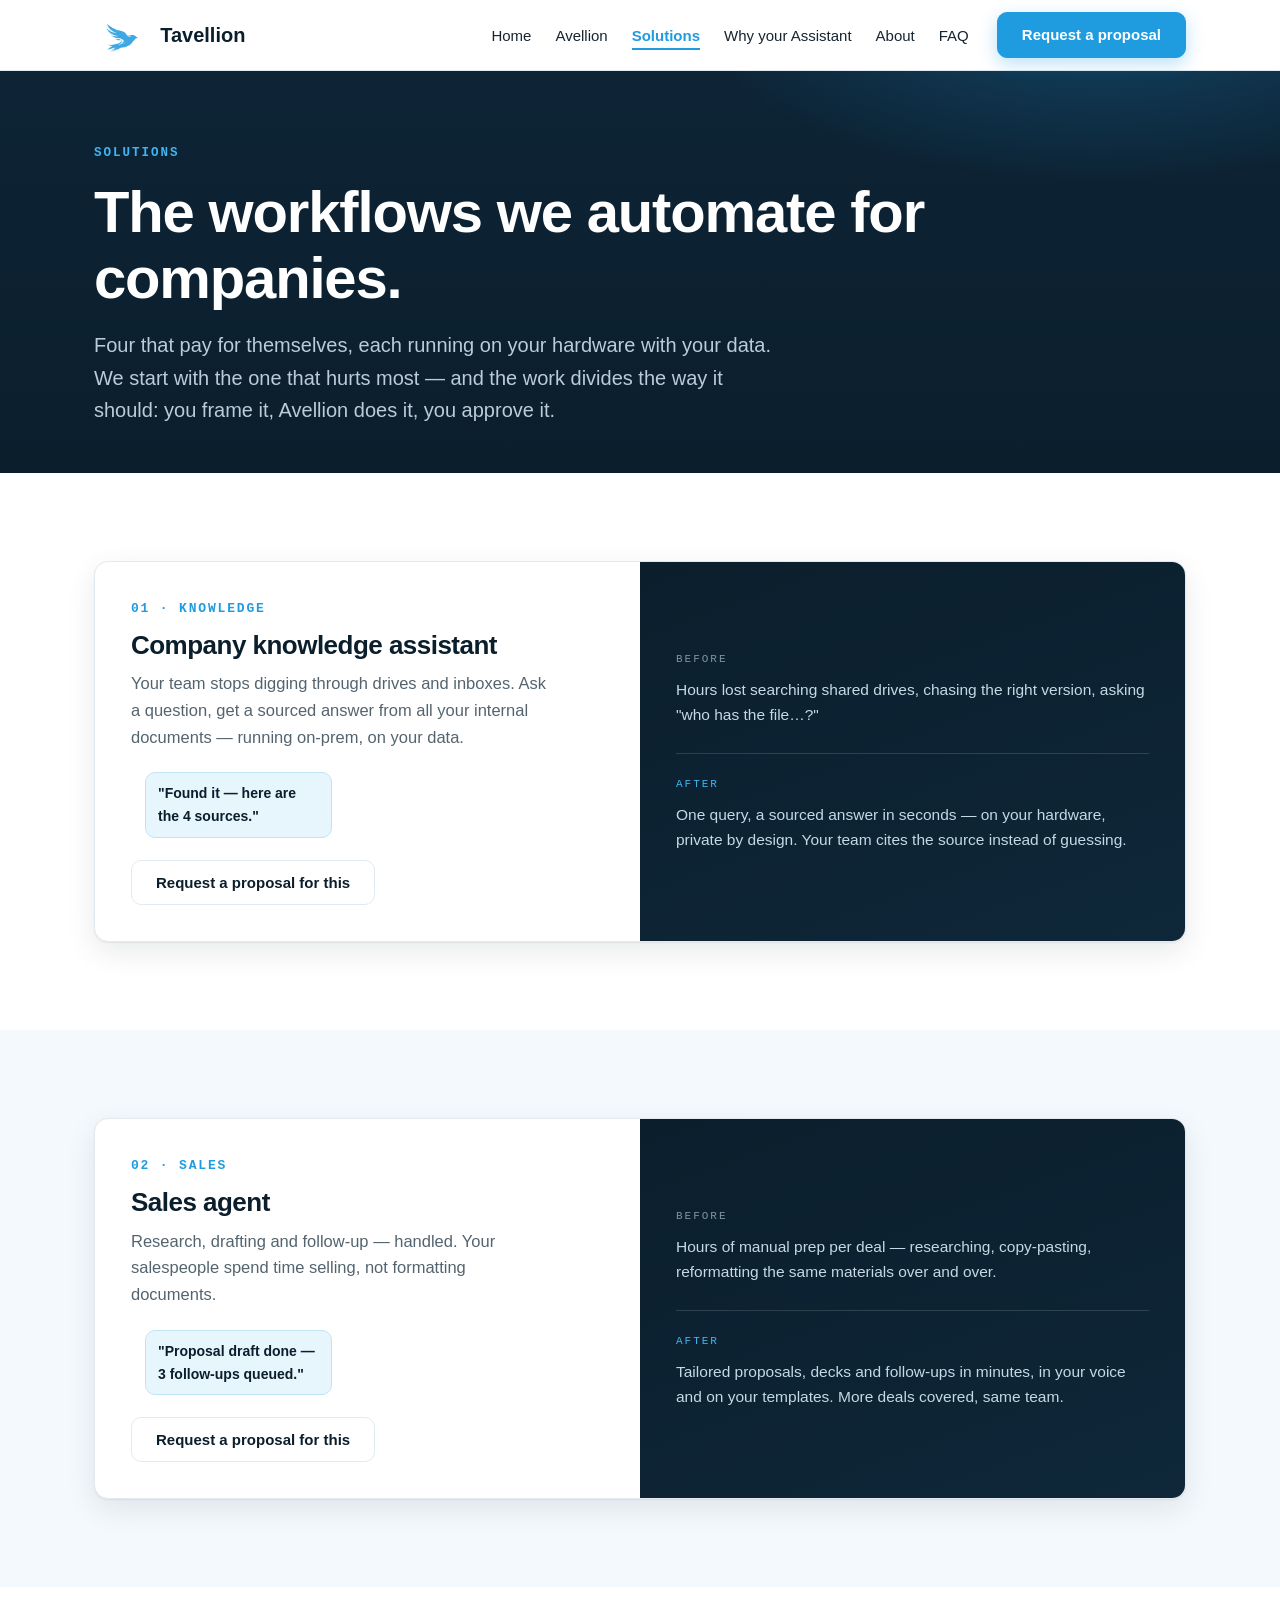
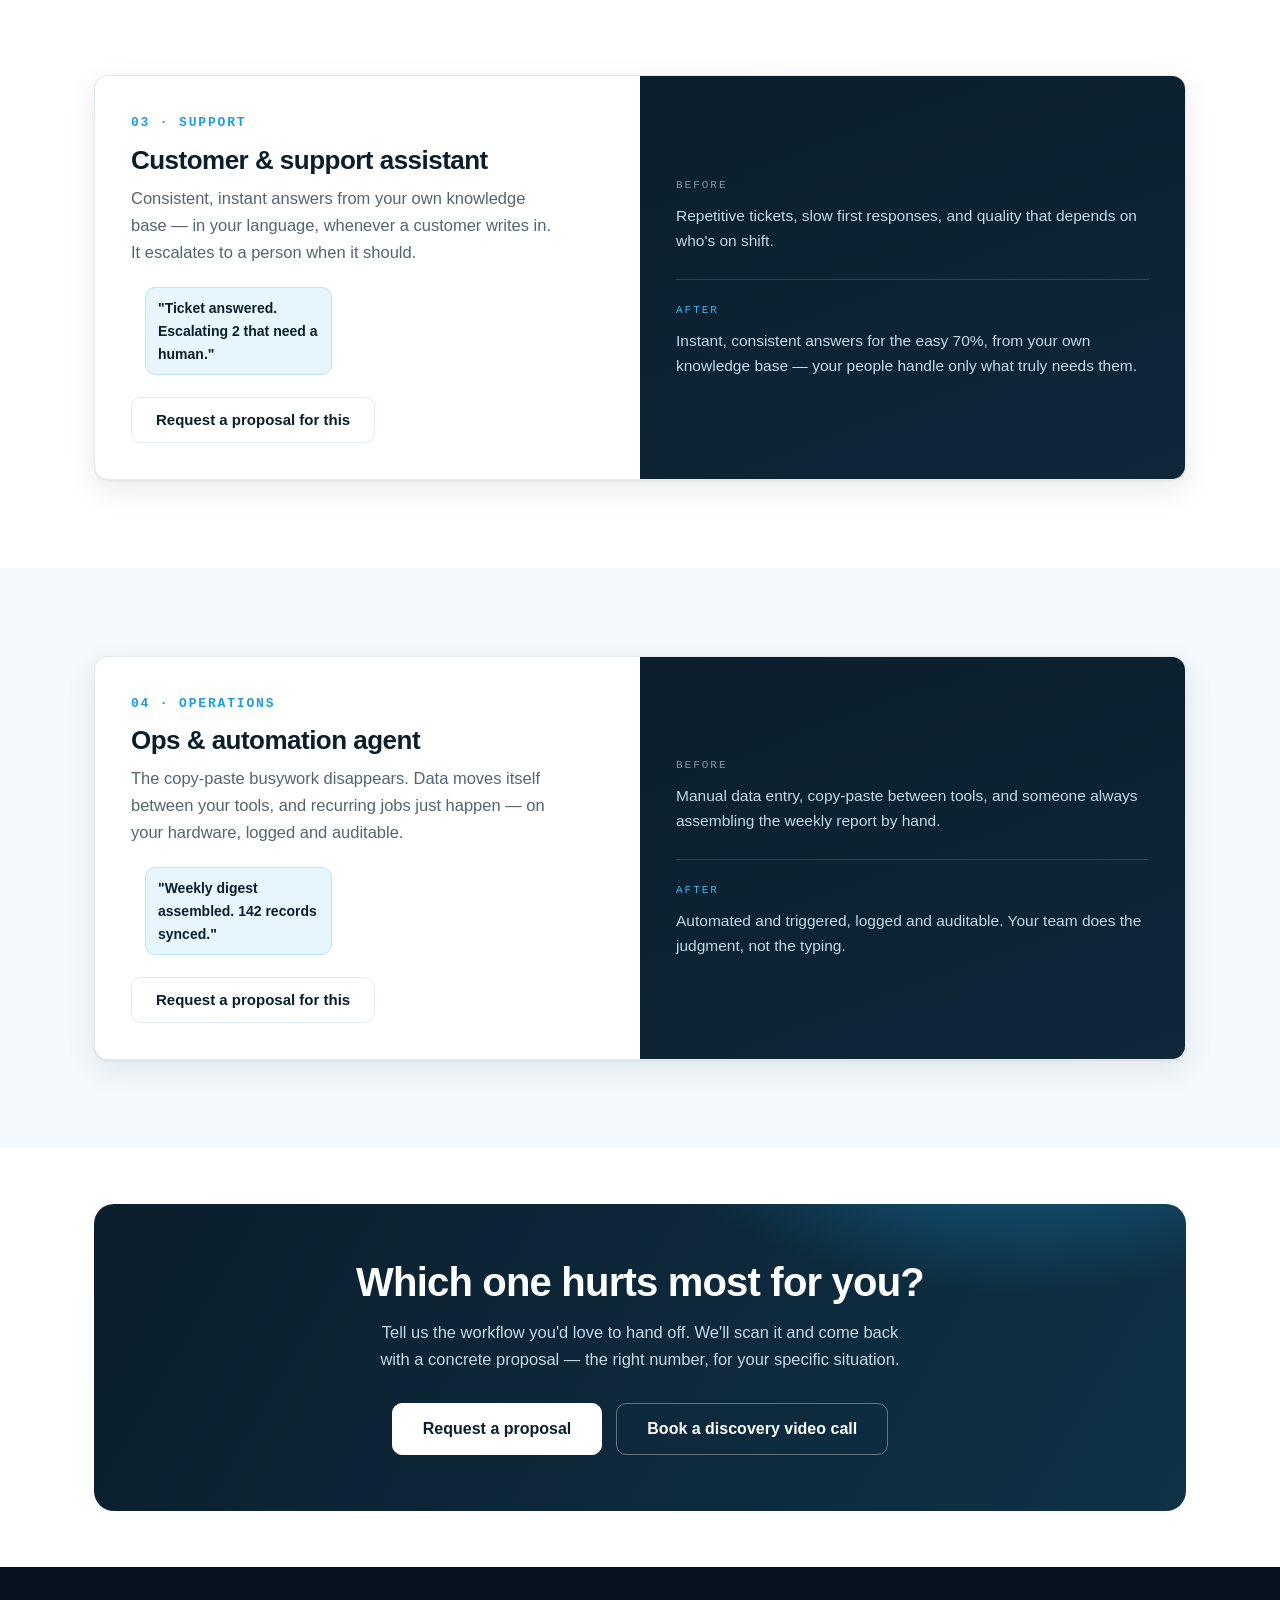
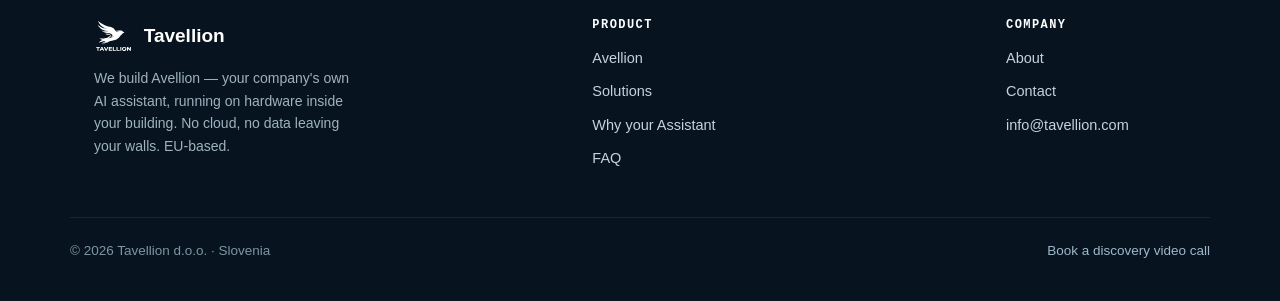
<file: solutions.html>
<!DOCTYPE html>
<html lang="en">
<head>
<!-- Google tag (gtag.js) -->
<script async src="https://www.googletagmanager.com/gtag/js?id=G-R1YQ14Q89W"></script>
<script>
  window.dataLayer = window.dataLayer || [];
  function gtag(){dataLayer.push(arguments);}
  gtag('js', new Date());
  gtag('config', 'G-R1YQ14Q89W');
</script>

<meta charset="utf-8">
<meta name="viewport" content="width=device-width,initial-scale=1">
<title>Solutions — workflows we automate | Tavellion</title>
<meta name="description" content="The workflows Tavellion automates with Avellion: company knowledge assistant, sales agent, customer & support assistant, and ops automation. All on your hardware, on your data.">
<link rel="icon" type="image/png" href="assets/icon.png">
<link rel="stylesheet" href="styles.css">
<noscript><style>.reveal,.diagram-wrap{opacity:1!important;transform:none!important}</style></noscript>
</head>
<body>
<a class="skip-link" href="#main">Skip to content</a>

<header class="site">
  <nav class="top" aria-label="Primary">
    <a class="brand" href="index.html"><img src="assets/logo-bird.png" alt="" width="38" height="40"><span class="word">Tavellion</span></a>
    <button class="nav-burger" aria-label="Menu" aria-expanded="false"><span></span><span></span><span></span></button>
    <ul id="navlist">
      <li><a href="index.html">Home</a></li>
      <li><a href="avellion.html">Avellion</a></li>
      <li><a href="solutions.html" class="active">Solutions</a></li>
      <li><a href="why-assistant.html">Why your Assistant</a></li>
      <li><a href="about.html">About</a></li>
      <li><a href="faq.html">FAQ</a></li>
    </ul>
    <a class="btn btn-primary nav-cta" href="contact.html">Request a proposal</a>
  </nav>
</header>

<main id="main">

<section class="pagehero">
  <div class="wrap">
    <div class="kicker">Solutions</div>
    <h1>The workflows we automate for companies.</h1>
    <p class="lede">Four that pay for themselves, each running on your hardware with your data. We start with the one that hurts most — and the work divides the way it should: you frame it, Avellion does it, you approve it.</p>
  </div>
</section>

<!-- 01 knowledge -->
<section>
  <div class="wrap">
    <div class="workflow reveal">
      <div class="wa">
        <div class="idx">01 · Knowledge</div>
        <h3>Company knowledge assistant</h3>
        <p>Your team stops digging through drives and inboxes. Ask a question, get a sourced answer from all your internal documents — running on-prem, on your data.</p>
        <div class="chadrow">
          <div class="ic" style="margin:0 0 auto"><svg viewBox="0 0 48 48" fill="none" class="nic">
            <circle cx="20" cy="19" r="10" stroke="currentColor" stroke-width="2.6"/>
            <path d="M27 26l12 12" stroke="currentColor" stroke-width="3.4" stroke-linecap="round"/>
            <path d="M15 18h10M15 23h7" stroke="currentColor" stroke-width="2.4" stroke-linecap="round"/>
          </svg></div>
          <span class="say">"Found it — here are the 4 sources."</span>
        </div>
        <div class="btn-row" style="margin-top:22px"><a class="btn btn-ghost" href="contact.html">Request a proposal for this</a></div>
      </div>
      <div class="wb">
        <div class="ba">
          <div class="block before"><span class="lab">Before</span><p>Hours lost searching shared drives, chasing the right version, asking "who has the file…?"</p></div>
          <div class="block after"><span class="lab">After</span><p>One query, a sourced answer in seconds — on your hardware, private by design. Your team cites the source instead of guessing.</p></div>
        </div>
      </div>
    </div>
  </div>
</section>

<!-- 02 sales -->
<section class="alt">
  <div class="wrap">
    <div class="workflow reveal">
      <div class="wa">
        <div class="idx">02 · Sales</div>
        <h3>Sales agent</h3>
        <p>Research, drafting and follow-up — handled. Your salespeople spend time selling, not formatting documents.</p>
        <div class="chadrow">
          <div class="ic" style="margin:0 0 auto"><svg viewBox="0 0 48 48" fill="none" class="nic">
            <circle cx="22" cy="26" r="13" stroke="currentColor" stroke-width="2.6"/>
            <circle cx="22" cy="26" r="6.5" stroke="currentColor" stroke-width="2.6"/>
            <path d="M29 19L39 9M39 9h-7M39 9v7" stroke="currentColor" stroke-width="2.6" stroke-linecap="round" stroke-linejoin="round"/>
          </svg></div>
          <span class="say">"Proposal draft done — 3 follow-ups queued."</span>
        </div>
        <div class="btn-row" style="margin-top:22px"><a class="btn btn-ghost" href="contact.html">Request a proposal for this</a></div>
      </div>
      <div class="wb">
        <div class="ba">
          <div class="block before"><span class="lab">Before</span><p>Hours of manual prep per deal — researching, copy-pasting, reformatting the same materials over and over.</p></div>
          <div class="block after"><span class="lab">After</span><p>Tailored proposals, decks and follow-ups in minutes, in your voice and on your templates. More deals covered, same team.</p></div>
        </div>
      </div>
    </div>
  </div>
</section>

<!-- 03 support -->
<section>
  <div class="wrap">
    <div class="workflow reveal">
      <div class="wa">
        <div class="idx">03 · Support</div>
        <h3>Customer &amp; support assistant</h3>
        <p>Consistent, instant answers from your own knowledge base — in your language, whenever a customer writes in. It escalates to a person when it should.</p>
        <div class="chadrow">
          <div class="ic" style="margin:0 0 auto"><svg viewBox="0 0 48 48" fill="none" class="nic">
            <path d="M8 12h28a3 3 0 0 1 3 3v12a3 3 0 0 1-3 3H19l-7 6v-6H8a3 3 0 0 1-3-3V15a3 3 0 0 1 3-3z" stroke="currentColor" stroke-width="2.6" stroke-linejoin="round"/>
            <path d="M16 20l3 3 6-6" stroke="currentColor" stroke-width="2.6" stroke-linecap="round" stroke-linejoin="round"/>
          </svg></div>
          <span class="say">"Ticket answered. Escalating 2 that need a human."</span>
        </div>
        <div class="btn-row" style="margin-top:22px"><a class="btn btn-ghost" href="contact.html">Request a proposal for this</a></div>
      </div>
      <div class="wb">
        <div class="ba">
          <div class="block before"><span class="lab">Before</span><p>Repetitive tickets, slow first responses, and quality that depends on who's on shift.</p></div>
          <div class="block after"><span class="lab">After</span><p>Instant, consistent answers for the easy 70%, from your own knowledge base — your people handle only what truly needs them.</p></div>
        </div>
      </div>
    </div>
  </div>
</section>

<!-- 04 ops -->
<section class="alt">
  <div class="wrap">
    <div class="workflow reveal">
      <div class="wa">
        <div class="idx">04 · Operations</div>
        <h3>Ops &amp; automation agent</h3>
        <p>The copy-paste busywork disappears. Data moves itself between your tools, and recurring jobs just happen — on your hardware, logged and auditable.</p>
        <div class="chadrow">
          <div class="ic" style="margin:0 0 auto"><svg viewBox="0 0 48 48" fill="none" class="nic">
            <path d="M37 18a15 15 0 0 0-24-1" stroke="currentColor" stroke-width="2.6" stroke-linecap="round"/>
            <path d="M11 12v8h8" stroke="currentColor" stroke-width="2.6" stroke-linecap="round" stroke-linejoin="round"/>
            <path d="M11 30a15 15 0 0 0 24 1" stroke="currentColor" stroke-width="2.6" stroke-linecap="round"/>
            <path d="M37 36v-8h-8" stroke="currentColor" stroke-width="2.6" stroke-linecap="round" stroke-linejoin="round"/>
            <circle cx="24" cy="24" r="3" fill="currentColor"/>
          </svg></div>
          <span class="say">"Weekly digest assembled. 142 records synced."</span>
        </div>
        <div class="btn-row" style="margin-top:22px"><a class="btn btn-ghost" href="contact.html">Request a proposal for this</a></div>
      </div>
      <div class="wb">
        <div class="ba">
          <div class="block before"><span class="lab">Before</span><p>Manual data entry, copy-paste between tools, and someone always assembling the weekly report by hand.</p></div>
          <div class="block after"><span class="lab">After</span><p>Automated and triggered, logged and auditable. Your team does the judgment, not the typing.</p></div>
        </div>
      </div>
    </div>
  </div>
</section>

<section class="tight">
  <div class="wrap">
    <div class="cta-band">
      <h2>Which one hurts most for you?</h2>
      <p>Tell us the workflow you'd love to hand off. We'll scan it and come back with a concrete proposal — the right number, for your specific situation.</p>
      <div class="btn-row">
        <a class="btn btn-white btn-lg" href="contact.html">Request a proposal</a>
        <a class="btn btn-on-dark btn-lg" href="mailto:info@tavellion.com?subject=Discovery%20video%20call">Book a discovery video call</a>
      </div>
    </div>
  </div>
</section>

</main>

<footer class="site">
  <div class="wrap">
    <div class="fcol" style="max-width:320px">
      <div class="fbrand"><img src="assets/logo-white.svg" alt="" width="34" height="30"><span class="word">Tavellion</span></div>
      <p style="color:#9fb2bd;font-size:14px;max-width:34ch">We build Avellion — your company's own AI assistant, running on hardware inside your building. No cloud, no data leaving your walls. EU-based.</p>
    </div>
    <div class="fcol"><h4>Product</h4><a href="avellion.html">Avellion</a><a href="solutions.html">Solutions</a><a href="why-assistant.html">Why your Assistant</a><a href="faq.html">FAQ</a></div>
    <div class="fcol"><h4>Company</h4><a href="about.html">About</a><a href="contact.html">Contact</a><a href="mailto:info@tavellion.com">info@tavellion.com</a></div>
  </div>
  <div class="legal"><span>© 2026 Tavellion d.o.o. · Slovenia</span><a href="mailto:info@tavellion.com?subject=Discovery%20video%20call">Book a discovery video call</a></div>
</footer>

<script src="assets/site.js" defer></script>
</body>
</html>
</file>
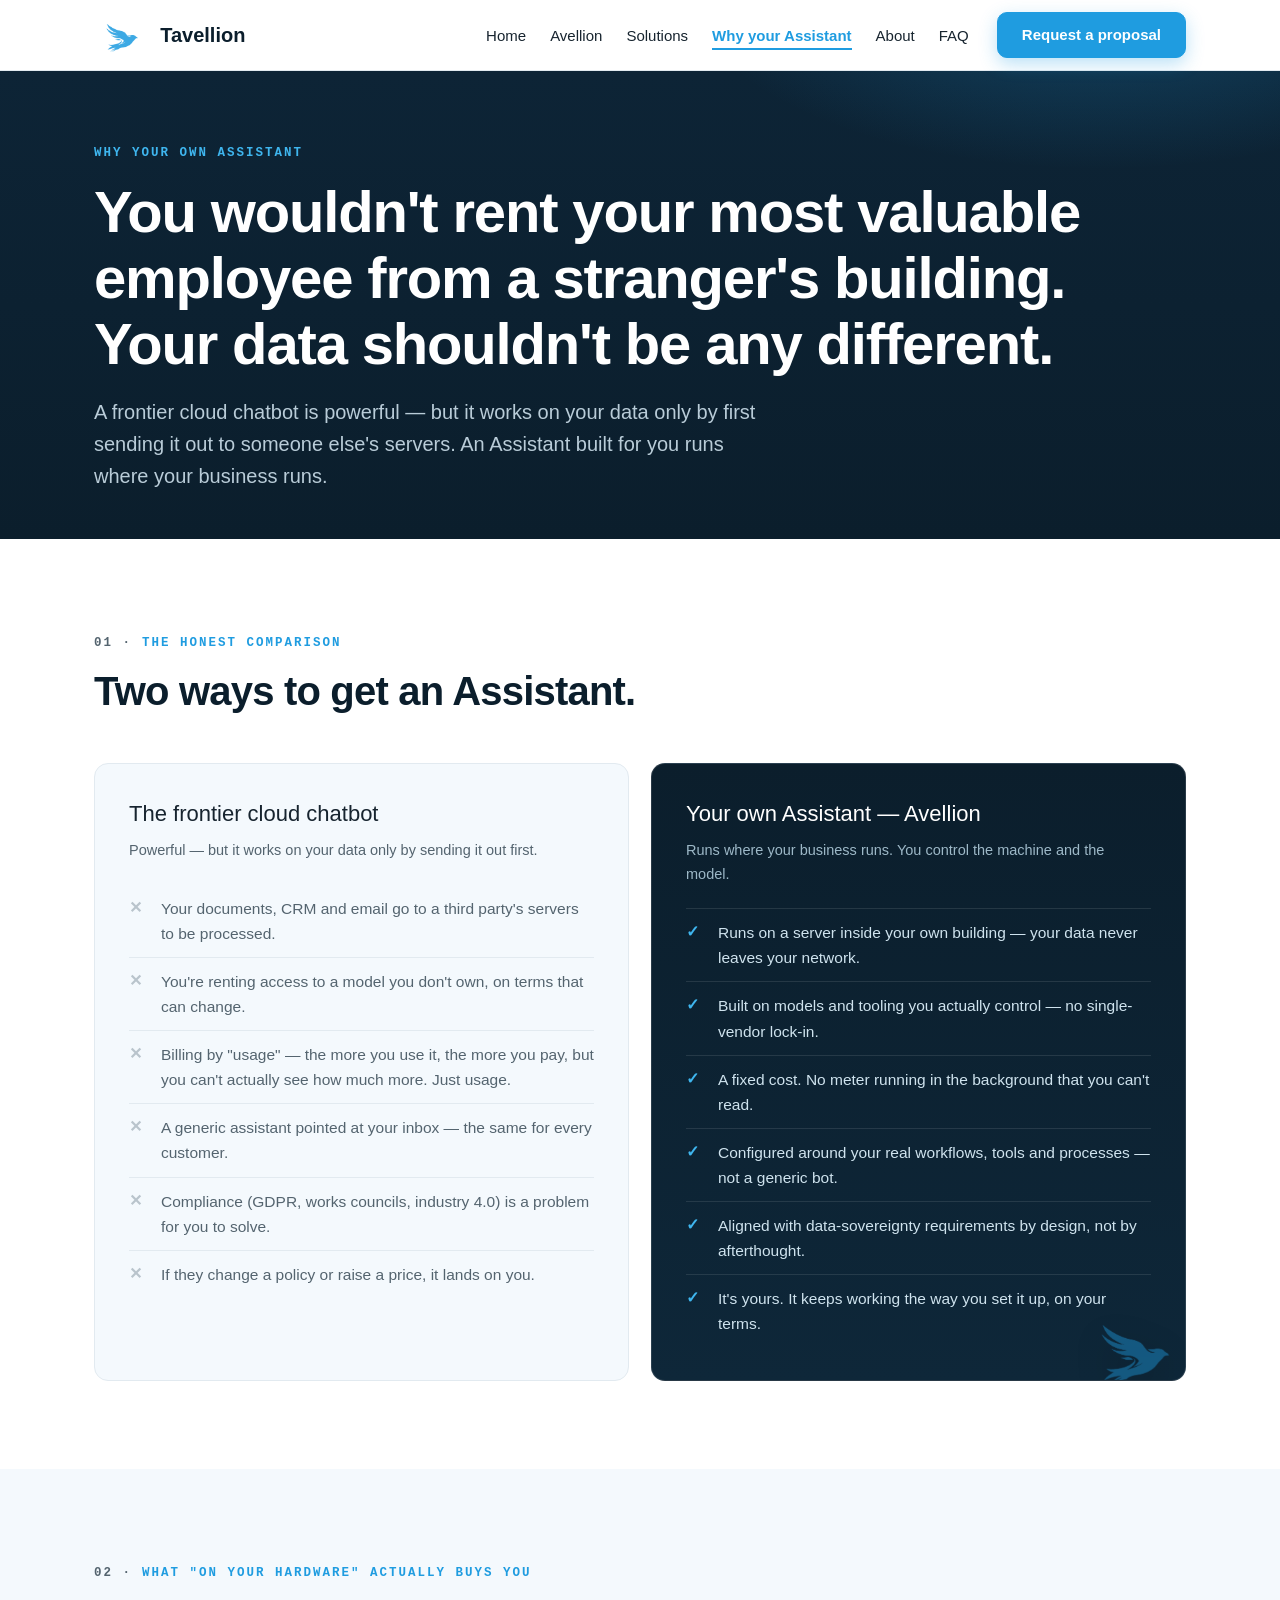
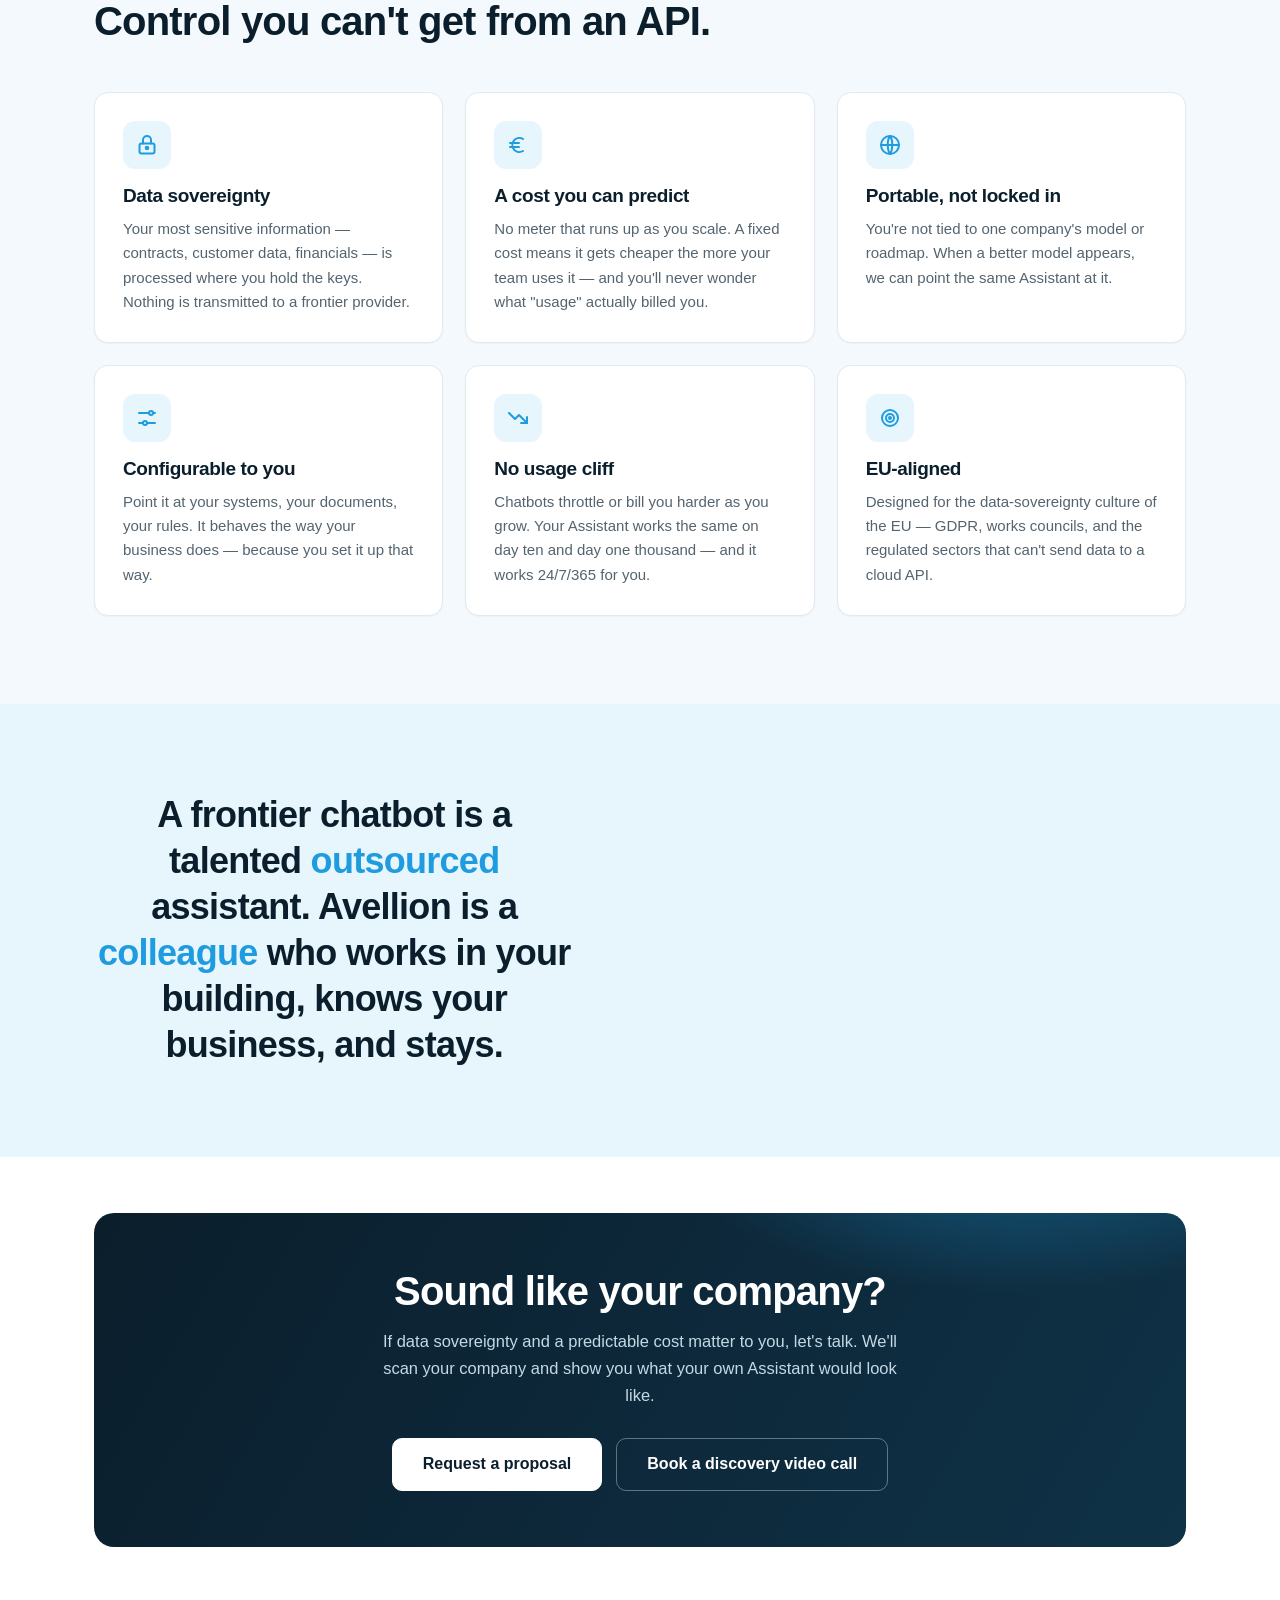
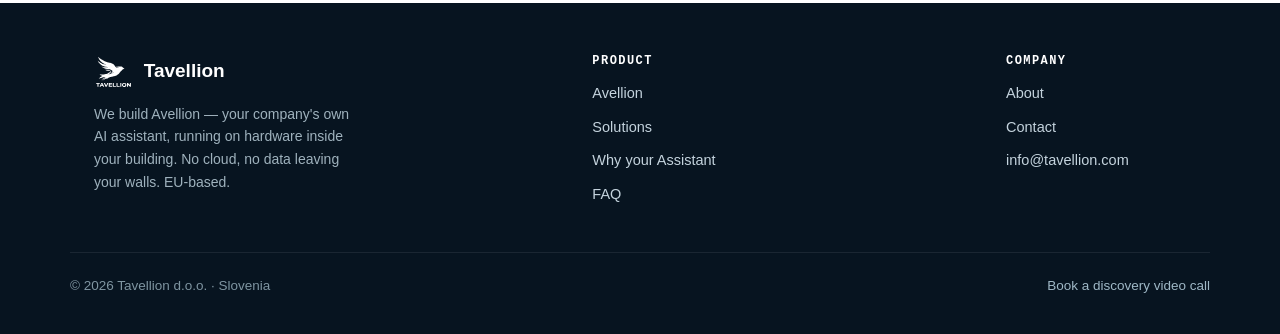
<file: why-assistant.html>
<!DOCTYPE html>
<html lang="en">
<head>
<!-- Google tag (gtag.js) -->
<script async src="https://www.googletagmanager.com/gtag/js?id=G-R1YQ14Q89W"></script>
<script>
  window.dataLayer = window.dataLayer || [];
  function gtag(){dataLayer.push(arguments);}
  gtag('js', new Date());
  gtag('config', 'G-R1YQ14Q89W');
</script>

<meta charset="utf-8">
<meta name="viewport" content="width=device-width,initial-scale=1">
<title>Why your own Assistant | Tavellion</title>
<meta name="description" content="Why a company's own Assistant — on its hardware — beats a frontier cloud chatbot. Data sovereignty, predictable cost, no lock-in, no usage meter you can't read.">
<link rel="icon" type="image/png" href="assets/icon.png">
<link rel="stylesheet" href="styles.css">
<noscript><style>.reveal,.diagram-wrap{opacity:1!important;transform:none!important}</style></noscript>
</head>
<body>
<a class="skip-link" href="#main">Skip to content</a>

<header class="site">
  <nav class="top" aria-label="Primary">
    <a class="brand" href="index.html"><img src="assets/logo-bird.png" alt="" width="38" height="40"><span class="word">Tavellion</span></a>
    <button class="nav-burger" aria-label="Menu" aria-expanded="false"><span></span><span></span><span></span></button>
    <ul id="navlist">
      <li><a href="index.html">Home</a></li>
      <li><a href="avellion.html">Avellion</a></li>
      <li><a href="solutions.html">Solutions</a></li>
      <li><a href="why-assistant.html" class="active">Why your Assistant</a></li>
      <li><a href="about.html">About</a></li>
      <li><a href="faq.html">FAQ</a></li>
    </ul>
    <a class="btn btn-primary nav-cta" href="contact.html">Request a proposal</a>
  </nav>
</header>

<main id="main">

<section class="pagehero">
  <div class="wrap">
    <div class="kicker">Why your own Assistant</div>
    <h1>You wouldn't rent your most valuable employee from a stranger's building. Your data shouldn't be any different.</h1>
    <p class="lede">A frontier cloud chatbot is powerful — but it works on your data only by first sending it out to someone else's servers. An Assistant built for you runs where your business runs.</p>
  </div>
</section>

<!-- COMPARE -->
<section>
  <div class="wrap">
    <div class="section-head">
      <div class="kicker"><span class="num">01 ·</span> The honest comparison</div>
      <h2>Two ways to get an Assistant.</h2>
    </div>
    <div class="compare reveal">
      <div class="col them">
        <div class="h">The frontier cloud chatbot</div>
        <div class="sub">Powerful — but it works on your data only by sending it out first.</div>
        <ul>
          <li>Your documents, CRM and email go to a third party's servers to be processed.</li>
          <li>You're renting access to a model you don't own, on terms that can change.</li>
          <li>Billing by "usage" — the more you use it, the more you pay, but you can't actually see how much more. Just usage.</li>
          <li>A generic assistant pointed at your inbox — the same for every customer.</li>
          <li>Compliance (GDPR, works councils, industry 4.0) is a problem for you to solve.</li>
          <li>If they change a policy or raise a price, it lands on you.</li>
        </ul>
      </div>
      <div class="col you">
        <img class="work-type chadcorner" src="assets/logo-bird.png" alt="" loading="lazy" style="opacity:.5">
        <div class="h">Your own Assistant — Avellion</div>
        <div class="sub">Runs where your business runs. You control the machine and the model.</div>
        <ul>
          <li>Runs on a server inside your own building — your data never leaves your network.</li>
          <li>Built on models and tooling you actually control — no single-vendor lock-in.</li>
          <li>A fixed cost. No meter running in the background that you can't read.</li>
          <li>Configured around your real workflows, tools and processes — not a generic bot.</li>
          <li>Aligned with data-sovereignty requirements by design, not by afterthought.</li>
          <li>It's yours. It keeps working the way you set it up, on your terms.</li>
        </ul>
      </div>
    </div>
  </div>
</section>

<!-- WHAT ON-PREM BUYS -->
<section class="alt">
  <div class="wrap">
    <div class="section-head">
      <div class="kicker"><span class="num">02 ·</span> What "on your hardware" actually buys you</div>
      <h2>Control you can't get from an API.</h2>
    </div>
    <div class="grid grid-3">
      <div class="card reveal"><div class="ic"><svg viewBox="0 0 24 24" fill="none" stroke="currentColor" stroke-width="2" stroke-linecap="round" stroke-linejoin="round"><rect x="4.5" y="10.5" width="15" height="10" rx="2"/><path d="M8 10.5V7a4 4 0 0 1 8 0v3.5"/><circle cx="12" cy="15" r="1.3"/></svg></div><h3>Data sovereignty</h3><p>Your most sensitive information — contracts, customer data, financials — is processed where you hold the keys. Nothing is transmitted to a frontier provider.</p></div>
      <div class="card reveal d1"><div class="ic"><svg viewBox="0 0 24 24" fill="none" stroke="currentColor" stroke-width="2" stroke-linecap="round" stroke-linejoin="round"><path d="M17 6a7 7 0 1 0 0 12"/><path d="M4 10h9M4 14h9"/></svg></div><h3>A cost you can predict</h3><p>No meter that runs up as you scale. A fixed cost means it gets cheaper the more your team uses it — and you'll never wonder what "usage" actually billed you.</p></div>
      <div class="card reveal d2"><div class="ic"><svg viewBox="0 0 24 24" fill="none" stroke="currentColor" stroke-width="2" stroke-linecap="round" stroke-linejoin="round"><circle cx="12" cy="12" r="9"/><path d="M3 12h18"/><path d="M12 3c3 3.5 3 14 0 18M12 3c-3 3.5-3 14 0 18"/></svg></div><h3>Portable, not locked in</h3><p>You're not tied to one company's model or roadmap. When a better model appears, we can point the same Assistant at it.</p></div>
      <div class="card reveal"><div class="ic"><svg viewBox="0 0 24 24" fill="none" stroke="currentColor" stroke-width="2" stroke-linecap="round" stroke-linejoin="round"><path d="M4 7h9M18 7h2M4 17h3M12 17h8"/><circle cx="16" cy="7" r="2"/><circle cx="10" cy="17" r="2"/></svg></div><h3>Configurable to you</h3><p>Point it at your systems, your documents, your rules. It behaves the way your business does — because you set it up that way.</p></div>
      <div class="card reveal d1"><div class="ic"><svg viewBox="0 0 24 24" fill="none" stroke="currentColor" stroke-width="2" stroke-linecap="round" stroke-linejoin="round"><path d="M3 7l6 6 4-4 8 8"/><path d="M21 17v-6"/><path d="M15 17h6"/></svg></div><h3>No usage cliff</h3><p>Chatbots throttle or bill you harder as you grow. Your Assistant works the same on day ten and day one thousand — and it works 24/7/365 for you.</p></div>
      <div class="card reveal d2"><div class="ic"><svg viewBox="0 0 24 24" fill="none" stroke="currentColor" stroke-width="2" stroke-linecap="round" stroke-linejoin="round"><circle cx="12" cy="12" r="8"/><circle cx="12" cy="12" r="4"/><circle cx="12" cy="12" r="1" fill="currentColor"/></svg></div><h3>EU-aligned</h3><p>Designed for the data-sovereignty culture of the EU — GDPR, works councils, and the regulated sectors that can't send data to a cloud API.</p></div>
    </div>
  </div>
</section>

<!-- PULL -->
<section class="tinted">
  <div class="wrap center">
    <div class="pull reveal">A frontier chatbot is a talented <em>outsourced</em> assistant. Avellion is a <em>colleague</em> who works in your building, knows your business, and stays.</div>
  </div>
</section>

<section class="tight">
  <div class="wrap">
    <div class="cta-band">
      <h2>Sound like your company?</h2>
      <p>If data sovereignty and a predictable cost matter to you, let's talk. We'll scan your company and show you what your own Assistant would look like.</p>
      <div class="btn-row">
        <a class="btn btn-white btn-lg" href="contact.html">Request a proposal</a>
        <a class="btn btn-on-dark btn-lg" href="mailto:info@tavellion.com?subject=Discovery%20video%20call">Book a discovery video call</a>
      </div>
    </div>
  </div>
</section>

</main>

<footer class="site">
  <div class="wrap">
    <div class="fcol" style="max-width:320px">
      <div class="fbrand"><img src="assets/logo-white.svg" alt="" width="34" height="30"><span class="word">Tavellion</span></div>
      <p style="color:#9fb2bd;font-size:14px;max-width:34ch">We build Avellion — your company's own AI assistant, running on hardware inside your building. No cloud, no data leaving your walls. EU-based.</p>
    </div>
    <div class="fcol"><h4>Product</h4><a href="avellion.html">Avellion</a><a href="solutions.html">Solutions</a><a href="why-assistant.html">Why your Assistant</a><a href="faq.html">FAQ</a></div>
    <div class="fcol"><h4>Company</h4><a href="about.html">About</a><a href="contact.html">Contact</a><a href="mailto:info@tavellion.com">info@tavellion.com</a></div>
  </div>
  <div class="legal"><span>© 2026 Tavellion d.o.o. · Slovenia</span><a href="mailto:info@tavellion.com?subject=Discovery%20video%20call">Book a discovery video call</a></div>
</footer>

<script src="assets/site.js" defer></script>
</body>
</html>
</file>
<file: styles.css>
/* ============================================================
   Tavellion — v9 design C "Chad at work" (mission-control theme)
   Dark navy hero + live task demo, animated diagram,
   10/80/10 with Chad inside the 80%. Palette #1F9CE0.
   ============================================================ */
:root{
  --acc:#1F9CE0; --acc-2:#1283C0; --acc-3:#3FB6EF;
  --dark:#0B1E2C; --deep:#071420; --panel:#0E2739;
  --ink:#17242f; --mut:#54646f;
  --tint:#E7F5FD; --tintline:#BFE4F6;
  --paper:#fff; --bg-soft:#F4F9FD; --rule:#E2EAF0;
  --maxw:1140px; --navh:70px; --rad:14px;
  --shadow:0 1px 2px rgba(7,20,32,.06),0 10px 30px rgba(7,20,32,.09);
  --shadow-lift:0 6px 12px rgba(7,20,32,.10),0 26px 54px rgba(7,20,32,.16);
  --font:-apple-system,BlinkMacSystemFont,"Segoe UI",Inter,Roboto,"Helvetica Neue",Arial,sans-serif;
  --mono:ui-monospace,"SF Mono",SFMono-Regular,Menlo,Consolas,monospace;
  --ease:cubic-bezier(.22,.61,.36,1);
}
*{margin:0;padding:0;box-sizing:border-box}
html{scroll-behavior:smooth;-webkit-text-size-adjust:100%}
body{font-family:var(--font);color:var(--ink);background:var(--paper);line-height:1.62;font-size:16.5px;-webkit-font-smoothing:antialiased;overflow-x:hidden}
img{max-width:100%;display:block}
a{color:var(--acc-2);text-decoration:none}
a:hover{text-decoration:underline}
.wrap{max-width:var(--maxw);margin:0 auto;padding:0 24px}
.wrap-narrow{max-width:820px}

h1,h2,h3,h4{color:var(--dark);line-height:1.14;letter-spacing:-.02em}
h1{font-size:clamp(36px,5.4vw,58px);font-weight:800}
h2{font-size:clamp(27px,3.6vw,40px);font-weight:800}
h3{font-size:19px;font-weight:700}
p.lede{font-size:clamp(17px,1.7vw,20px);color:var(--mut);max-width:62ch}
p{max-width:70ch}
.kicker{display:inline-flex;align-items:center;gap:10px;font-family:var(--mono);font-size:12.5px;font-weight:700;letter-spacing:.16em;text-transform:uppercase;color:var(--acc);margin-bottom:16px}
.kicker .num{color:var(--mut)}

section{padding:88px 0}
section.tight{padding:56px 0}
.alt{background:var(--bg-soft)}
.tinted{background:var(--tint)}
.center{text-align:center}
.center p{margin:0 auto}
.section-head{max-width:760px;margin-bottom:48px}
.section-head.center{margin-left:auto;margin-right:auto;text-align:center}
.section-head .lede{margin-top:16px}

/* ---------- nav ---------- */
header.site{position:sticky;top:0;z-index:50;background:rgba(255,255,255,.94);backdrop-filter:blur(12px);border-bottom:1px solid var(--rule)}
nav.top{height:var(--navh);display:flex;align-items:center;gap:28px;max-width:var(--maxw);margin:0 auto;padding:0 24px}
.brand{display:flex;align-items:center;gap:11px}
.brand img{height:38px;width:auto}
.brand .word{font-size:20px;font-weight:800;color:var(--dark)}
nav.top ul{display:flex;gap:24px;list-style:none;margin-left:auto}
nav.top ul a{position:relative;color:var(--ink);font-size:15px;font-weight:500;padding:6px 0}
nav.top ul a::after{content:"";position:absolute;left:0;bottom:0;height:2px;width:100%;background:var(--acc);transform:scaleX(0);transform-origin:left;transition:transform .28s var(--ease)}
nav.top ul a:hover{color:var(--acc);text-decoration:none}
nav.top ul a:hover::after,nav.top ul a.active::after{transform:scaleX(1)}
nav.top ul a.active{color:var(--acc);font-weight:700}
.nav-burger{display:none;margin-left:auto;background:none;border:1px solid var(--rule);border-radius:8px;padding:9px 11px;cursor:pointer}
.nav-burger span{display:block;width:20px;height:2px;background:var(--dark);margin:4px 0;transition:transform .25s var(--ease),opacity .2s}
.nav-burger[aria-expanded="true"] span:nth-child(1){transform:translateY(6px) rotate(45deg)}
.nav-burger[aria-expanded="true"] span:nth-child(2){opacity:0}
.nav-burger[aria-expanded="true"] span:nth-child(3){transform:translateY(-6px) rotate(-45deg)}

/* ---------- buttons ---------- */
.btn{display:inline-block;font-weight:700;font-size:15px;padding:13px 24px;border-radius:10px;border:1.5px solid transparent;cursor:pointer;transition:transform .18s var(--ease),background .18s,border-color .18s,box-shadow .18s;color:var(--dark);background:transparent;line-height:1.15}
.btn:hover{text-decoration:none;transform:translateY(-2px)}
.btn-primary{background:var(--acc);border-color:var(--acc);color:#fff;box-shadow:0 6px 18px rgba(31,156,224,.30)}
.btn-primary:hover{background:var(--acc-2);border-color:var(--acc-2);box-shadow:0 12px 26px rgba(31,156,224,.40)}
.btn-ghost{background:#fff;border-color:var(--rule);color:var(--dark)}
.btn-ghost:hover{border-color:var(--acc);color:var(--acc)}
.btn-white{background:#fff;border-color:#fff;color:var(--dark)}
.btn-white:hover{box-shadow:0 12px 26px rgba(0,0,0,.28)}
.btn-on-dark{background:transparent;border-color:rgba(255,255,255,.35);color:#fff}
.btn-on-dark:hover{border-color:#fff;background:rgba(255,255,255,.07)}
.btn-lg{padding:16px 30px;font-size:16px}
.btn-row{display:flex;gap:14px;flex-wrap:wrap;margin-top:26px}
.btn-note{margin-top:16px;font-size:14.5px;color:var(--mut)}
.btn-note a{font-weight:600}

/* ============================================================
   HERO — dark mission control + live Chad demo
   ============================================================ */
.hero{position:relative;padding:78px 0 84px;overflow:hidden;background:radial-gradient(900px 460px at 82% -18%,rgba(31,156,224,.28),transparent 60%),linear-gradient(180deg,var(--dark) 0%,#0d2436 100%);color:#fff}
.hero h1,.hero h2,.hero h3{color:#fff}
.hero .lede{color:#b9ccd8}
.hero .kicker{color:var(--acc-3)}
.hero-grid{display:grid;grid-template-columns:1.02fr .98fr;gap:52px;align-items:center}
.badge-row{display:flex;flex-wrap:wrap;gap:10px;margin-bottom:24px}
.badge{display:inline-flex;align-items:center;gap:8px;background:rgba(255,255,255,.07);border:1px solid rgba(255,255,255,.16);color:#dbe9f2;border-radius:999px;padding:7px 15px;font-size:13.5px;font-weight:600;backdrop-filter:blur(4px)}
.badge b{color:var(--acc-3)}
.badge .dot{width:8px;height:8px;border-radius:50%;background:var(--acc-3);box-shadow:0 0 0 0 rgba(63,182,239,.6);animation:pulse 2.4s infinite}
@keyframes pulse{0%{box-shadow:0 0 0 0 rgba(63,182,239,.55)}70%{box-shadow:0 0 0 9px rgba(63,182,239,0)}100%{box-shadow:0 0 0 0 rgba(63,182,239,0)}}

/* live demo panel */
.demo{position:relative;background:rgba(255,255,255,.045);border:1px solid rgba(255,255,255,.14);border-radius:18px;box-shadow:0 30px 70px rgba(0,0,0,.4);overflow:hidden;backdrop-filter:blur(6px)}
.demo-bar{display:flex;align-items:center;gap:8px;padding:13px 18px;border-bottom:1px solid rgba(255,255,255,.1);background:rgba(255,255,255,.03)}
.demo-bar .tl{width:11px;height:11px;border-radius:50%}
.demo-bar .tl:nth-child(1){background:#ff5f57}
.demo-bar .tl:nth-child(2){background:#febc2e}
.demo-bar .tl:nth-child(3){background:#28c840}
.demo-bar .title{margin-left:10px;font-family:var(--mono);font-size:12px;color:#8fb0c2;letter-spacing:.04em}
.demo-bar .live{margin-left:auto;font-family:var(--mono);font-size:11px;color:var(--acc-3);display:flex;align-items:center;gap:7px}
.demo-bar .live i{width:7px;height:7px;border-radius:50%;background:var(--acc-3);animation:pulse 2s infinite}
.demo-body{display:grid;grid-template-columns:96px 1fr;gap:16px;padding:20px 18px 22px;min-height:330px}
.demo-chad{position:relative;display:flex;align-items:flex-end;justify-content:center}
.demo-chad img{width:118px;filter:drop-shadow(0 14px 22px rgba(0,0,0,.45))}
/* ---- work animations: each Avellion character does their own job ----
   engineer=typing · marketing=presenting · sales=pointing · support=scanning
   ops=heaving · CEO=leadership nod · finance=tallying  (replaces the old float) */
.work-type,.work-sway,.work-point,.work-scan,.work-lift,.work-nod,.work-tally{transform-origin:50% 100%;will-change:transform}
.work-type{animation:workType 1.5s ease-in-out infinite}
.work-sway{animation:workSway 3.4s ease-in-out infinite}
.work-point{animation:workPoint 2.6s ease-in-out infinite}
.work-scan{animation:workScan 2.4s ease-in-out infinite}
.work-lift{animation:workLift 2.2s ease-in-out infinite}
.work-nod{animation:workNod 3s ease-in-out infinite}
.work-tally{animation:workTally 2s ease-in-out infinite}
@keyframes workType{0%,100%{transform:translateY(0) rotate(0)}22%{transform:translateY(3px) rotate(-.8deg)}48%{transform:translateY(0)}74%{transform:translateY(2.4px) rotate(.7deg)}}
@keyframes workSway{0%,100%{transform:rotate(-1.8deg) translateX(-3px)}50%{transform:rotate(1.8deg) translateX(3px)}}
@keyframes workPoint{0%,100%{transform:rotate(0) translateY(0)}38%{transform:rotate(2.2deg) translateY(-4px)}58%{transform:rotate(2.2deg) translateY(-4px)}78%{transform:rotate(1deg) translateY(-1px)}}
@keyframes workScan{0%,100%{transform:translateX(-6px) rotate(-1.2deg)}50%{transform:translateX(6px) rotate(1.2deg)}}
@keyframes workLift{0%,100%{transform:translateY(0) scaleY(1)}30%{transform:translateY(-6px) scaleY(.985)}55%{transform:translateY(0) scaleY(1.01)}70%{transform:translateY(1px) scaleY(.995)}}
@keyframes workNod{0%,55%,100%{transform:translateY(0) rotate(0)}68%{transform:translateY(4px) rotate(2.5deg)}82%{transform:translateY(1px) rotate(1deg)}}
@keyframes workTally{0%,50%,100%{transform:translateY(0)}58%{transform:translateY(3px) rotate(-2deg)}68%{transform:translateY(0)}76%{transform:translateY(2px) rotate(1.6deg)}}
.demo-chad .bubble{position:absolute;top:-4px;left:50%;transform:translateX(-16%);background:var(--acc);color:#fff;font-size:11px;font-weight:700;padding:5px 10px;border-radius:10px;white-space:nowrap;box-shadow:0 8px 18px rgba(31,156,224,.4)}
.demo-chad .bubble::after{content:"";position:absolute;bottom:-5px;left:24%;border:6px solid transparent;border-top-color:var(--acc);border-bottom:none}
.demo-feed{display:flex;flex-direction:column;justify-content:flex-end;gap:9px;font-family:var(--mono);font-size:13.5px;min-height:0}
.demo-feed .tl2{display:flex;align-items:flex-start;gap:10px;opacity:0;transform:translateY(8px);transition:opacity .4s var(--ease),transform .4s var(--ease)}
.demo-feed .tl2.show{opacity:1;transform:none}
.demo-feed .tl2 .st{flex:0 0 auto;width:19px;height:19px;border-radius:6px;display:flex;align-items:center;justify-content:center;font-size:11px;font-weight:800;margin-top:1px}
.demo-feed .tl2.working .st{background:rgba(63,182,239,.16);color:var(--acc-3)}
.demo-feed .tl2.working .st i{width:9px;height:9px;border:2px solid var(--acc-3);border-top-color:transparent;border-radius:50%;animation:spin 1s linear infinite}
@keyframes spin{to{transform:rotate(360deg)}}
.demo-feed .tl2.done .st{background:rgba(46,204,113,.16);color:#3fd57e}
.demo-feed .tl2 .tx{color:#cfe3ee}
.demo-feed .tl2.done .tx{color:#9db8c7}
.demo-feed .tl2 .tx b{color:#eaf5fb;font-weight:700}
.demo-cap{padding:0 18px 16px;font-size:12.5px;color:#7f9aab;display:flex;justify-content:space-between;gap:10px}
.demo-cap b{color:#a9c6d6;font-weight:600}

/* ============================================================
   "Your Building" diagram — animated data flow
   ============================================================ */
.diagram-wrap{background:radial-gradient(700px 340px at 50% -10%,rgba(31,156,224,.18),transparent 65%),linear-gradient(180deg,#0c2334,#0e2739);border:1px solid rgba(255,255,255,.1);border-radius:20px;padding:26px 26px 20px;box-shadow:0 30px 70px rgba(0,0,0,.35)}
.diagram-wrap .cap{display:flex;justify-content:space-between;font-family:var(--mono);font-size:11px;letter-spacing:.14em;text-transform:uppercase;color:#7f9aab;margin-top:14px}
.diagram-wrap .cap b{color:var(--acc-3);font-weight:700}
.diagram-wrap svg{width:100%;height:auto;display:block}
.diagram-wrap text{font-family:var(--font)}
/* flow dashes travel along the links */
.flow{stroke-dasharray:7 9;animation:flow 1.1s linear infinite}
.flow.rev{animation-direction:reverse}
@keyframes flow{to{stroke-dashoffset:-16}}
/* nodes breathe */
.node-pulse{animation:np 3.2s ease-in-out infinite}
@keyframes np{0%,100%{opacity:.35}50%{opacity:.9}}
/* the Avellion core glows */
.core-glow{animation:cg 3.2s ease-in-out infinite}
@keyframes cg{0%,100%{opacity:.5}50%{opacity:1}}
.diagram-wrap{position:relative}

/* ---------- cards ---------- */
.grid{display:grid;gap:22px}
.grid-2{grid-template-columns:repeat(2,1fr)}
.grid-3{grid-template-columns:repeat(3,1fr)}
.grid-4{grid-template-columns:repeat(4,1fr)}
.card{background:#fff;border:1px solid var(--rule);border-radius:var(--rad);padding:28px;box-shadow:0 1px 2px rgba(7,20,32,.04);transition:transform .28s var(--ease),box-shadow .28s var(--ease),border-color .28s}
.card:hover{transform:translateY(-6px);box-shadow:var(--shadow-lift);border-color:var(--tintline)}
.card h3{margin-bottom:10px}
.card p{color:var(--mut);font-size:15px}
.card .idx{font-family:var(--mono);font-size:13px;font-weight:700;color:var(--acc);letter-spacing:.12em;margin-bottom:12px}
.card .ic{width:48px;height:48px;border-radius:12px;background:var(--tint);color:var(--acc);display:flex;align-items:center;justify-content:center;margin-bottom:16px}
.card .ic svg{width:24px;height:24px}
.card .chad{height:120px;margin:-44px auto 6px;width:104px;transition:transform .3s var(--ease)}
.card:hover .chad{transform:translateY(-6px)}
.card.dark{background:linear-gradient(180deg,#0e2739,#0c2233);border-color:rgba(255,255,255,.12);color:#cfe3ee}
.card.dark h3{color:#fff}
.card.dark p{color:#a9c2d0}

/* ---------- steps ---------- */
.steps{display:grid;grid-template-columns:repeat(3,1fr);gap:20px}
.step{position:relative;background:#fff;border:1px solid var(--rule);border-radius:var(--rad);padding:28px;box-shadow:0 1px 2px rgba(7,20,32,.04);transition:transform .28s var(--ease),box-shadow .28s var(--ease),border-color .28s}
.step:hover{transform:translateY(-6px);box-shadow:var(--shadow-lift);border-color:var(--tintline)}
.step .n{width:42px;height:42px;border-radius:11px;background:var(--acc);color:#fff;display:flex;align-items:center;justify-content:center;font-weight:800;font-size:17px;margin-bottom:16px;box-shadow:0 6px 16px rgba(31,156,224,.32)}
.step h3{margin-bottom:8px}
.step p{color:var(--mut);font-size:15px}
.step::after{content:"→";position:absolute;right:-15px;top:42%;color:var(--acc);font-size:22px;font-weight:800;z-index:2}
.step:last-child::after{display:none}

/* ============================================================
   10 / 80 / 10 — Chad inside the 80%
   ============================================================ */
.divide{margin-top:6px}
.share{display:flex;flex-direction:column;border-radius:16px;overflow:hidden;border:1px solid var(--rule);background:#fff}
.share .seg{position:relative;display:flex;flex-direction:column;align-items:center;justify-content:center;gap:6px;text-align:center;padding:18px 12px;overflow:hidden}
.share .s10{background:var(--dark);color:#e7f0f6;min-height:54px}
.share .s80{background:linear-gradient(120deg,var(--acc),var(--acc-2));color:#fff;min-height:170px}
.share .seg .num{font-weight:800;line-height:1;letter-spacing:-.02em}
.share .s80 .num{font-size:clamp(36px,6vw,54px)}
.share .s10 .num{font-size:clamp(20px,3vw,28px)}
.share .seg .tag{font-weight:700;text-transform:uppercase;letter-spacing:.05em;opacity:.92;max-width:28ch}
.share .s80 .tag{font-size:13px}
.share .s10 .tag{font-size:11px;letter-spacing:.04em}
.share .s80 .chad80{position:absolute;right:10%;bottom:-4px;width:130px;filter:drop-shadow(0 14px 22px rgba(0,0,0,.35))}
@media (min-width:601px){
  .share{flex-direction:row;height:170px}
  .share .seg{padding:0 10px}
  .share .s10{min-height:0;width:10%}
  .share .s80{min-height:0;width:80%}
  .share .s80 .chad80{width:120px}
}
/* 10/80/10 reveal: proportions are ALWAYS correct (never width-animated, so it can
   never render broken); a light sweep crosses the bar + numbers pop in */
.share{position:relative}
.share::after{content:"";position:absolute;inset:0;pointer-events:none;background:linear-gradient(105deg,transparent 35%,rgba(255,255,255,.42) 50%,transparent 65%);transform:translateX(-130%)}
.js .divide.in .share::after{animation:barSweep 1.15s var(--ease) .1s}
@keyframes barSweep{to{transform:translateX(130%)}}
.js .divide .num,.js .divide .tag{opacity:0;transform:translateY(10px);transition:opacity .55s var(--ease),transform .55s var(--ease)}
.js .divide.in .num,.js .divide.in .tag{opacity:1;transform:none}
.js .divide.in .s80 .num,.js .divide.in .s80 .tag{transition-delay:.18s}
.js .divide.in .s10:last-child .num,.js .divide.in .s10:last-child .tag{transition-delay:.3s}
.legend{display:grid;grid-template-columns:1fr 1fr 1fr;gap:0;margin-top:22px}
.legend .li{padding:0 28px}
.legend .li:first-child{padding-left:0}
.legend .li+.li{padding-left:28px;border-left:1px solid var(--rule)}
.legend .dot{display:inline-block;width:12px;height:12px;border-radius:3px;margin-bottom:12px}
.legend .dot.navy{background:var(--dark)}
.legend .dot.blue{background:var(--acc)}
.legend b{font-size:18px;color:var(--dark);font-weight:700}
.legend p{color:var(--mut);font-size:15px;margin-top:8px;max-width:32ch}
.legend .who{font-family:var(--mono);font-size:11px;letter-spacing:.12em;text-transform:uppercase;color:var(--acc);margin-top:12px}
/* ============================================================
   10 / 80 / 10 — stage visualization (input · work · review)
   ============================================================ */
.share.slim .seg{min-height:56px;padding:8px 10px;gap:3px}
.share.slim .seg .num{font-size:clamp(15px,1.7vw,20px)}
.share.slim .seg .tag{font-size:10px;letter-spacing:.06em}
@media (min-width:601px){
  .share.slim{height:56px}
  .share.slim .seg{min-height:0;padding:0 10px}
}
.stages{display:grid;grid-template-columns:1fr 2fr 1fr;gap:18px;margin-top:18px;align-items:stretch}
.stage{position:relative;display:flex;flex-direction:column;background:#fff;border:1px solid var(--rule);border-radius:var(--rad);padding:22px;box-shadow:0 1px 2px rgba(7,20,32,.04)}
.stage .chip{align-self:flex-start;font-family:var(--mono);font-size:11px;font-weight:700;letter-spacing:.12em;text-transform:uppercase;padding:5px 11px;border-radius:999px;margin-bottom:14px}
.stage.you .chip{background:var(--dark);color:#e7f0f6}
.stage.mid .chip{background:var(--acc);color:#fff}
.stage h3{font-size:19px;font-weight:800;margin-bottom:6px}
.stage .sub{color:var(--mut);font-size:14.5px;line-height:1.45;margin-bottom:16px}
.stage.mid{background:radial-gradient(520px 280px at 50% -22%,rgba(31,156,224,.24),transparent 62%),linear-gradient(180deg,#0c2334,#0e2739);border-color:rgba(255,255,255,.12);color:#cfe3ee}
.stage.mid h3{color:#fff}
.stage.mid .sub{color:#a9c2d0}
.prompts{display:flex;flex-direction:column;gap:10px}
.prompt{background:var(--tint);border:1px solid var(--tintline);border-radius:12px 12px 12px 4px;padding:10px 13px;font-size:14px;line-height:1.35;color:var(--ink)}
.prompt .who{display:block;font-family:var(--mono);font-size:10px;letter-spacing:.1em;text-transform:uppercase;color:var(--acc);margin-bottom:4px}
.prompt.active{border-color:var(--acc);box-shadow:0 0 0 3px rgba(31,156,224,.15);background:#fff}
.console{flex:1;display:flex;flex-direction:column;background:rgba(0,0,0,.3);border:1px solid rgba(255,255,255,.1);border-radius:12px;padding:15px 16px;font-family:var(--mono)}
.think{display:flex;align-items:center;gap:9px;color:#9fb6c4;font-size:12.5px;font-style:italic;margin-bottom:12px}
.think .d{width:8px;height:8px;flex:0 0 8px;border-radius:50%;background:#c9a227;animation:tp 1.8s ease-in-out infinite}
.cstep{display:flex;align-items:center;gap:9px;font-size:12.5px;color:#cfe3ee;padding:5px 0}
.cstep .ck{width:16px;height:16px;flex:0 0 16px;border-radius:50%;display:flex;align-items:center;justify-content:center;font-size:10px;font-weight:700}
.cstep.done .ck{background:rgba(57,166,163,.2);color:#4fd0c9}
.cstep.live{color:#eef6f5}
.cstep.live .ck{background:rgba(57,166,163,.28)}
.cstep.live .ck::after{content:"";width:7px;height:7px;border-radius:50%;background:#39a6a3;animation:tp 1.2s ease-in-out infinite}
.cbar{height:6px;border-radius:999px;background:rgba(255,255,255,.12);overflow:hidden;margin-top:auto;margin-bottom:11px}
.cbar i{display:block;height:100%;width:28%;border-radius:999px;background:linear-gradient(90deg,#1283C0,#39a6a3)}
.crail{display:flex;justify-content:space-between;font-size:11px;letter-spacing:.05em;color:#8aa4b2}
.crail b{color:#eef6f5;font-weight:700}
@keyframes tp{0%,100%{opacity:.45;transform:scale(.8)}50%{opacity:1;transform:scale(1.15)}}
.approval{background:#fff;border:1px solid var(--rule);border-radius:12px;overflow:hidden}
.approval .ah{display:flex;align-items:center;gap:8px;padding:10px 13px;background:#fbf4e2;border-bottom:1px solid #f0e4c4;font-size:12.5px;font-weight:700;letter-spacing:.03em;color:#7a5d16}
.approval .ah .g{color:#c9a227;font-size:11px}
.approval .ab{padding:13px}
.approval .t{font-size:14px;font-weight:700;color:var(--ink)}
.approval .m{font-family:var(--mono);font-size:11px;letter-spacing:.03em;color:var(--mut);margin-top:4px}
.approval .acts{display:flex;gap:8px;margin-top:13px}
.btn-mini{flex:1;text-align:center;font-size:12.5px;font-weight:700;padding:8px 10px;border-radius:9px;border:1px solid var(--rule);background:#fff;color:var(--ink);cursor:pointer}
.btn-mini.ok{background:var(--dark);color:#fff;border-color:var(--dark)}
.lock{display:flex;align-items:flex-start;gap:7px;font-size:11.5px;line-height:1.4;color:var(--mut);margin-top:12px;padding-top:12px;border-top:1px dashed var(--rule)}
.lock .lk{color:#c9a227;display:flex;align-items:center;flex:0 0 14px;margin-top:1px}
.js .divide .stage{opacity:0;transform:translateY(18px);transition:opacity .6s var(--ease),transform .6s var(--ease)}
.js .divide.in .stage{opacity:1;transform:none}
.js .divide.in .stage.d2{transition-delay:.1s}
.js .divide.in .stage.d3{transition-delay:.2s}
@media (prefers-reduced-motion:reduce){
  .js .divide .stage{opacity:1;transform:none;transition:none}
  .think .d,.cstep.live .ck::after{animation:none}
}
@media (max-width:820px){
  .stages{grid-template-columns:1fr}
}

/* ---------- workflow (solutions) ---------- */
.workflow{display:grid;grid-template-columns:1fr 1fr;background:#fff;border:1px solid var(--rule);border-radius:var(--rad);overflow:hidden;box-shadow:var(--shadow);transition:box-shadow .3s var(--ease),transform .3s var(--ease)}
.workflow:hover{box-shadow:var(--shadow-lift);transform:translateY(-4px)}
.workflow .wa{padding:36px;display:flex;flex-direction:column}
.workflow .wa .idx{font-family:var(--mono);font-size:13px;font-weight:700;letter-spacing:.14em;color:var(--acc);text-transform:uppercase}
.workflow .wa h3{font-size:26px;margin:12px 0 10px}
.workflow .wa p{color:var(--mut);max-width:46ch}
.workflow .wa .chadrow{margin-top:auto;padding-top:22px;display:flex;align-items:flex-end;gap:14px}
.workflow .wa .chadrow img{height:96px;filter:drop-shadow(0 10px 14px rgba(7,20,32,.18));transition:transform .3s var(--ease)}
.workflow .wa:hover .chadrow img{transform:translateY(-6px)}
.workflow .wa .chadrow .say{font-size:14px;font-weight:600;color:var(--dark);background:var(--tint);border:1px solid var(--tintline);border-radius:10px;padding:9px 12px;max-width:24ch}
.workflow .wb{padding:36px;background:linear-gradient(160deg,var(--dark),#0e2739)}
.workflow .ba{display:grid;gap:26px;height:100%;align-content:center}
.workflow .block .lab{display:block;font-family:var(--mono);font-size:11px;letter-spacing:.18em;text-transform:uppercase;margin-bottom:8px}
.workflow .before .lab{color:#7f95a2}
.workflow .after .lab{color:var(--acc-3)}
.workflow .block p{font-size:15.5px;color:#c4d9e5;margin:0}
.workflow .after{border-top:1px solid rgba(255,255,255,.14);padding-top:22px}

/* ---------- compare ---------- */
.compare{display:grid;grid-template-columns:1fr 1fr;gap:22px}
.compare .col{border-radius:var(--rad);padding:32px 34px}
.compare .them{background:var(--bg-soft);border:1px solid var(--rule)}
.compare .you{background:linear-gradient(180deg,var(--dark),#0e2739);border:1px solid rgba(255,255,255,.12);position:relative;overflow:hidden}
.compare .h{font-size:22px;margin-bottom:8px}
.compare .sub{font-size:14.5px;color:var(--mut);margin-bottom:22px}
.compare .you .sub{color:#9db8c7}
.compare .you .h{color:#fff}
.compare ul{list-style:none}
.compare li{position:relative;padding:11px 0 11px 32px;font-size:15.5px;border-top:1px solid var(--rule);color:var(--ink)}
.compare li:first-child{border-top:0}
.compare .them li{color:var(--mut)}
.compare .you li{border-top:1px solid rgba(255,255,255,.1);color:#cfe3ee}
.compare .you li::before{content:"✓";position:absolute;left:0;top:10px;color:var(--acc-3);font-weight:800}
.compare .them li::before{content:"✕";position:absolute;left:0;top:10px;color:#b9c4cc;font-weight:800}
.compare .you .chadcorner{position:absolute;right:-8px;bottom:-10px;width:118px;opacity:.95;filter:drop-shadow(0 12px 18px rgba(0,0,0,.4))}

/* ---------- team ---------- */
.team{display:grid;grid-template-columns:repeat(3,1fr);gap:22px}
.member{background:#fff;border:1px solid var(--rule);border-radius:var(--rad);padding:30px;text-align:center;transition:transform .28s var(--ease),box-shadow .28s var(--ease),border-color .28s}
.member:hover{transform:translateY(-6px);box-shadow:var(--shadow-lift);border-color:var(--tintline)}
.member .av{width:84px;height:84px;border-radius:50%;background:var(--tint);color:var(--acc);margin:0 auto 18px;display:flex;align-items:center;justify-content:center;font-size:28px;font-weight:800}
.member img.av{width:84px;height:84px;border-radius:50%;object-fit:cover;object-position:50% 18%;font-size:0;flex:0 0 auto}
.member h3{font-size:19px}
.member .role{color:var(--acc);font-weight:700;font-size:13px;letter-spacing:.04em;margin:5px 0 12px;text-transform:uppercase}
.member p{color:var(--mut);font-size:14.5px;margin:0 auto}

/* ---------- faq ---------- */
details.faq{border:1px solid var(--rule);border-radius:12px;background:#fff;margin-bottom:12px;overflow:hidden;transition:border-color .2s,box-shadow .2s}
details.faq summary{cursor:pointer;list-style:none;padding:20px 24px;font-weight:700;color:var(--dark);font-size:16.5px;display:flex;justify-content:space-between;align-items:center;gap:16px}
details.faq summary::-webkit-details-marker{display:none}
details.faq summary .pm{flex:0 0 auto;width:26px;height:26px;border-radius:7px;background:var(--tint);color:var(--acc);display:flex;align-items:center;justify-content:center;font-size:20px;font-weight:700;transition:transform .25s var(--ease),background .2s}
details.faq[open] summary .pm{transform:rotate(45deg);background:var(--acc);color:#fff}
details.faq .a{padding:0 24px 22px;color:var(--mut);font-size:16px}
details.faq[open]{border-color:var(--tintline);box-shadow:var(--shadow)}

/* ---------- form ---------- */
.form-wrap{background:#fff;border:1px solid var(--rule);border-radius:16px;box-shadow:var(--shadow);padding:34px}
.field{margin-bottom:18px}
.field label{display:block;font-weight:700;font-size:14px;color:var(--dark);margin-bottom:8px}
.field .req{color:var(--acc)}
.field input,.field textarea{width:100%;border:1px solid var(--rule);border-radius:10px;padding:13px 14px;font:inherit;font-size:15px;color:var(--ink);background:#fff;transition:border-color .16s,box-shadow .16s}
.field input:focus,.field textarea:focus{outline:none;border-color:var(--acc);box-shadow:0 0 0 3px var(--tint)}
.field textarea{min-height:120px;resize:vertical}
.field .hint{font-size:13px;color:var(--mut);margin-top:6px}
.checks{display:grid;grid-template-columns:1fr 1fr;gap:10px}
.checks label{display:flex;align-items:center;gap:10px;font-weight:500;font-size:14.5px;color:var(--ink);border:1px solid var(--rule);border-radius:10px;padding:12px 14px;cursor:pointer;transition:border-color .16s,background .16s}
.checks label:has(input:checked){border-color:var(--acc);background:var(--tint)}
.checks input{width:18px;height:18px;accent-color:var(--acc);flex:0 0 auto}
.form-note{font-size:13.5px;color:var(--mut);margin-top:14px;text-align:center}
.form-note b{color:var(--ink)}
.form-submit{width:100%;margin-top:6px}

/* ---------- cta band ---------- */
.cta-band{background:radial-gradient(600px 300px at 84% -30%,rgba(31,156,224,.5),transparent 60%),linear-gradient(120deg,var(--dark),#0f3247);color:#fff;border-radius:20px;padding:56px 48px;text-align:center;position:relative;overflow:hidden}
.cta-band>*{position:relative}
.cta-band h2{color:#fff}
.cta-band p{color:#c4d9e5;max-width:58ch;margin:14px auto 0}
.cta-band .btn-row{justify-content:center;margin-top:30px}
.cta-band .chadcta{position:absolute;right:6%;bottom:-14px;width:150px;opacity:.96;filter:drop-shadow(0 16px 24px rgba(0,0,0,.45));pointer-events:none}

/* ---------- footer ---------- */
footer.site{background:var(--deep);color:#c4d3dd;padding:52px 0 40px}
footer .wrap{display:flex;justify-content:space-between;gap:40px;flex-wrap:wrap}
footer .fbrand{display:flex;align-items:center;gap:11px;margin-bottom:14px}
footer .fbrand img{height:34px;width:auto}
footer .fbrand .word{font-size:19px;font-weight:800;color:#fff}
footer .fcol{min-width:180px}
footer .fcol h4{color:#fff;font-size:12px;letter-spacing:.12em;text-transform:uppercase;margin-bottom:14px;font-family:var(--mono);font-weight:700}
footer .fcol a{display:block;color:#c4d3dd;font-size:14.5px;margin-bottom:10px;transition:color .16s,padding-left .2s}
footer .fcol a:hover{color:#fff;text-decoration:none;padding-left:4px}
footer .legal{border-top:1px solid rgba(255,255,255,.08);margin-top:36px;padding-top:22px;font-size:13.5px;color:#7f95a1;display:flex;justify-content:space-between;gap:16px;flex-wrap:wrap;max-width:var(--maxw);margin-left:auto;margin-right:auto}
footer .legal a{color:#9fb8c6}

/* ---------- page hero (inner) ---------- */
.pagehero{padding:66px 0 46px;background:linear-gradient(180deg,#0d2436,var(--dark));color:#fff;position:relative;overflow:hidden}
.pagehero::before{content:"";position:absolute;inset:0;background:radial-gradient(700px 320px at 86% -20%,rgba(31,156,224,.3),transparent 60%);pointer-events:none}
.pagehero .wrap{position:relative}
.pagehero h1{color:#fff;margin-bottom:18px}
.pagehero .lede{color:#b9ccd8}
.pagehero .kicker{color:var(--acc-3)}

.skip-link{position:absolute;left:-9999px;top:0}
.skip-link:focus{left:16px;top:16px;background:#fff;padding:10px 16px;z-index:99}
.pull{font-size:clamp(24px,3.4vw,36px);font-weight:800;color:var(--dark);line-height:1.28;letter-spacing:-.02em;max-width:24ch}
.pull em{font-style:normal;color:var(--acc)}

/* ============================================================
   ANIMATIONS (reduced-motion aware)
   ============================================================ */
.js .reveal{opacity:0;transform:translateY(26px);transition:opacity .7s var(--ease),transform .7s var(--ease)}
.js .reveal.in{opacity:1;transform:none}
.js .reveal.d1{transition-delay:.08s}
.js .reveal.d2{transition-delay:.16s}
.js .reveal.d3{transition-delay:.24s}
.js .reveal.d4{transition-delay:.32s}
.js .hero-grid>*{opacity:0;transform:translateY(18px);animation:heroIn .8s var(--ease) forwards}
.js .hero-grid>*:nth-child(2){animation-delay:.14s}
@keyframes heroIn{to{opacity:1;transform:none}}
.js .diagram-wrap{opacity:0;transform:translateY(22px);transition:opacity .8s var(--ease),transform .8s var(--ease)}
.js .diagram-wrap.in{opacity:1;transform:none}

@media (prefers-reduced-motion:reduce){
  html{scroll-behavior:auto}
  .js .reveal,.js .diagram-wrap{opacity:1;transform:none;transition:none}
  .js .hero-grid>*{opacity:1;transform:none;animation:none}
  .flow,.node-pulse,.core-glow,.badge .dot,.demo-bar .live i{animation:none}
  .demo-chad img,.demo-chad .bubble,.share .s80 .chad80,.compare .you .chadcorner,.cta-band .chadcta,.diagram-chad,.work-type,.work-sway,.work-point,.work-scan,.work-lift,.work-nod,.work-tally{animation:none}
  .js .divide .seg{transition:none;animation:none}
  .js .divide.in .share::after{animation:none}
  .js .divide .num,.js .divide .tag{transition:none;opacity:1;transform:none}
  .card:hover,.step:hover,.member:hover,.btn:hover,.workflow{transform:none}
}

/* ---------- responsive ---------- */
@media (max-width:940px){
  nav.top{gap:20px}
  nav.top ul{display:none;position:absolute;top:var(--navh);left:0;right:0;background:#fff;flex-direction:column;gap:0;border-bottom:1px solid var(--rule);box-shadow:0 18px 30px rgba(8,22,34,.12);padding:8px 0}
  nav.top ul.open{display:flex}
  nav.top ul a{padding:15px 24px;font-size:16px}
  nav.top ul a::after{display:none}
  .nav-burger{display:inline-flex}
  .nav-cta{display:none}
  .hero-grid{grid-template-columns:1fr}
  .grid-2,.grid-3,.grid-4,.steps,.team,.workflow,.compare{grid-template-columns:1fr 1fr}
  .step::after{display:none}
  .legend{grid-template-columns:1fr;gap:24px}
  .legend .li{padding:0}
  .legend .li+.li{padding-left:0;border-left:0;border-top:1px solid var(--rule);padding-top:24px}
  section{padding:64px 0}
}
@media (max-width:600px){
  .wrap,.wrap-narrow{padding:0 20px}
  .grid-2,.grid-3,.grid-4,.steps,.team,.checks,.hero-grid{grid-template-columns:1fr}
  .demo-body{grid-template-columns:76px 1fr;gap:10px}
  .demo-chad img{width:88px}
  .workflow .wa,.workflow .wb{padding:26px 24px}
  .compare .col{padding:26px 24px}
  .cta-band{padding:44px 24px}
  .cta-band .chadcta{width:100px;opacity:.85}
  .form-wrap{padding:24px}
  .pagehero{padding:52px 0 40px}
}
</file>
